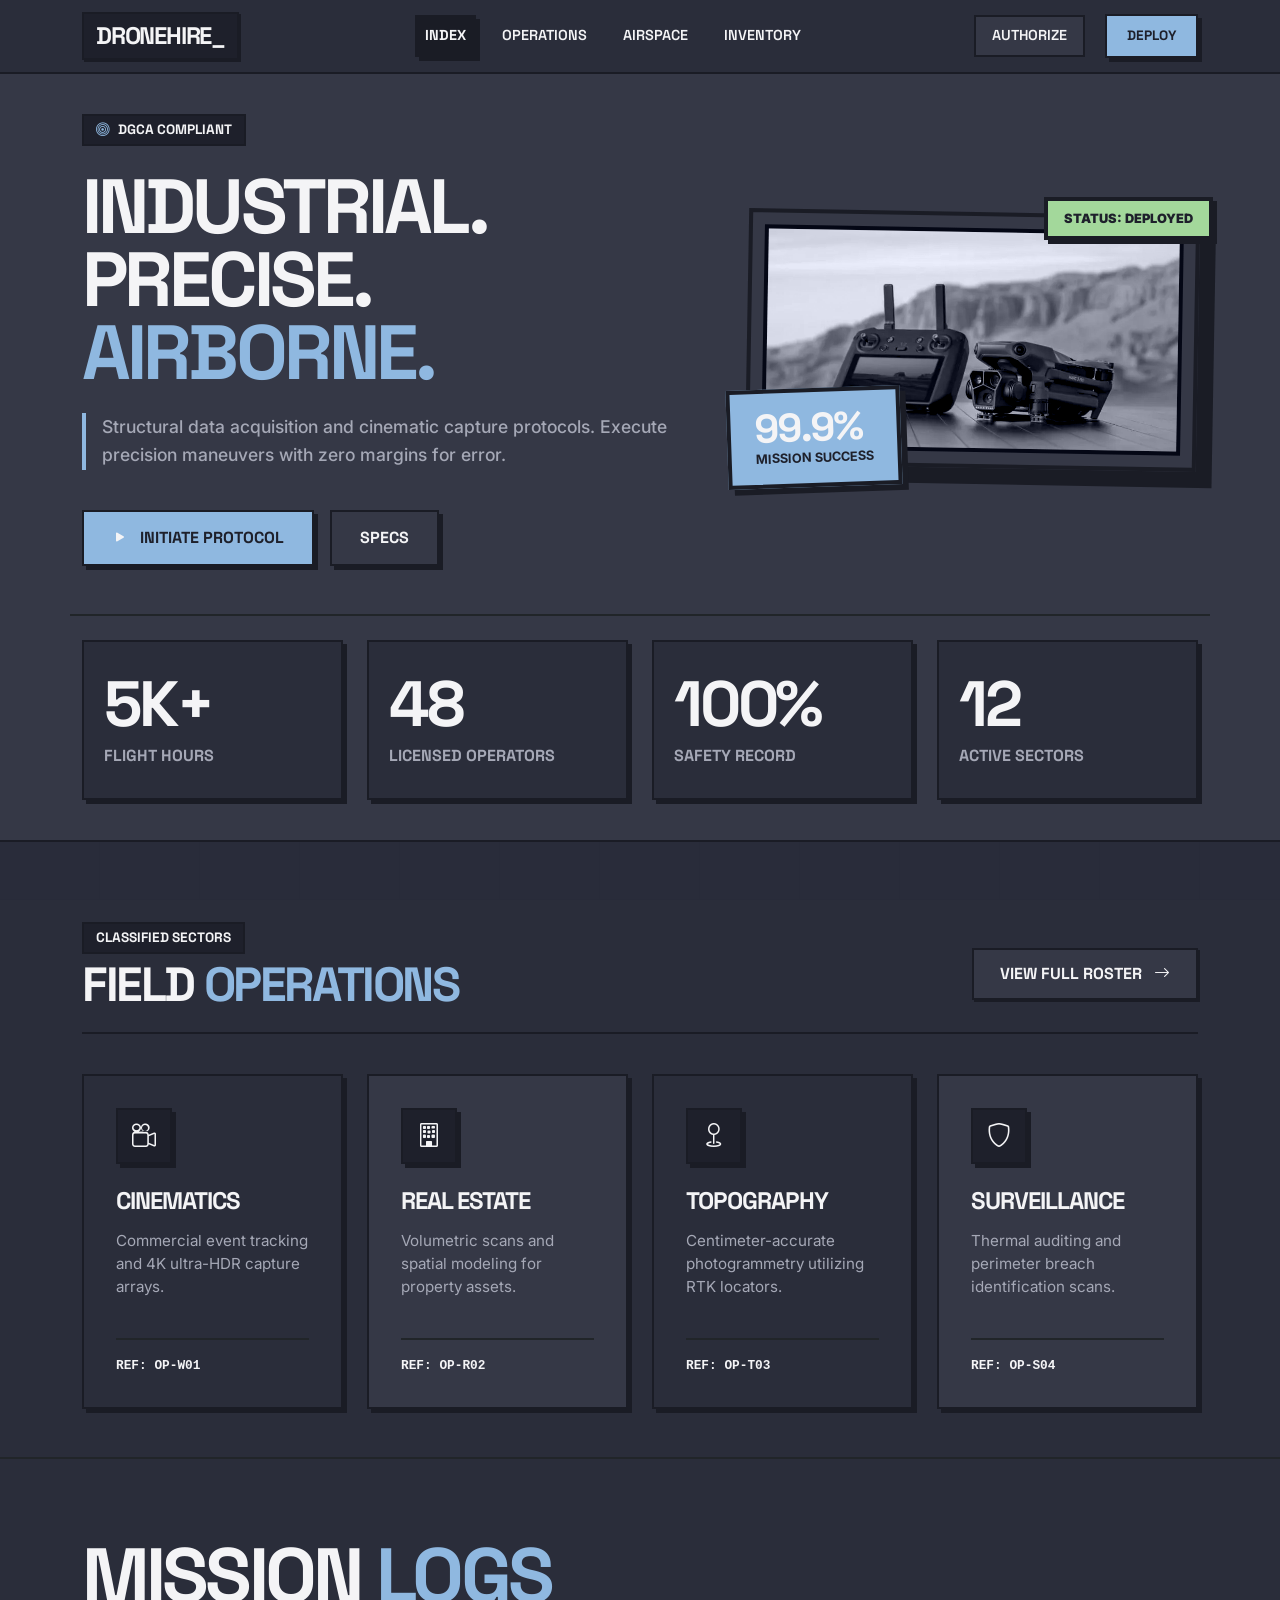
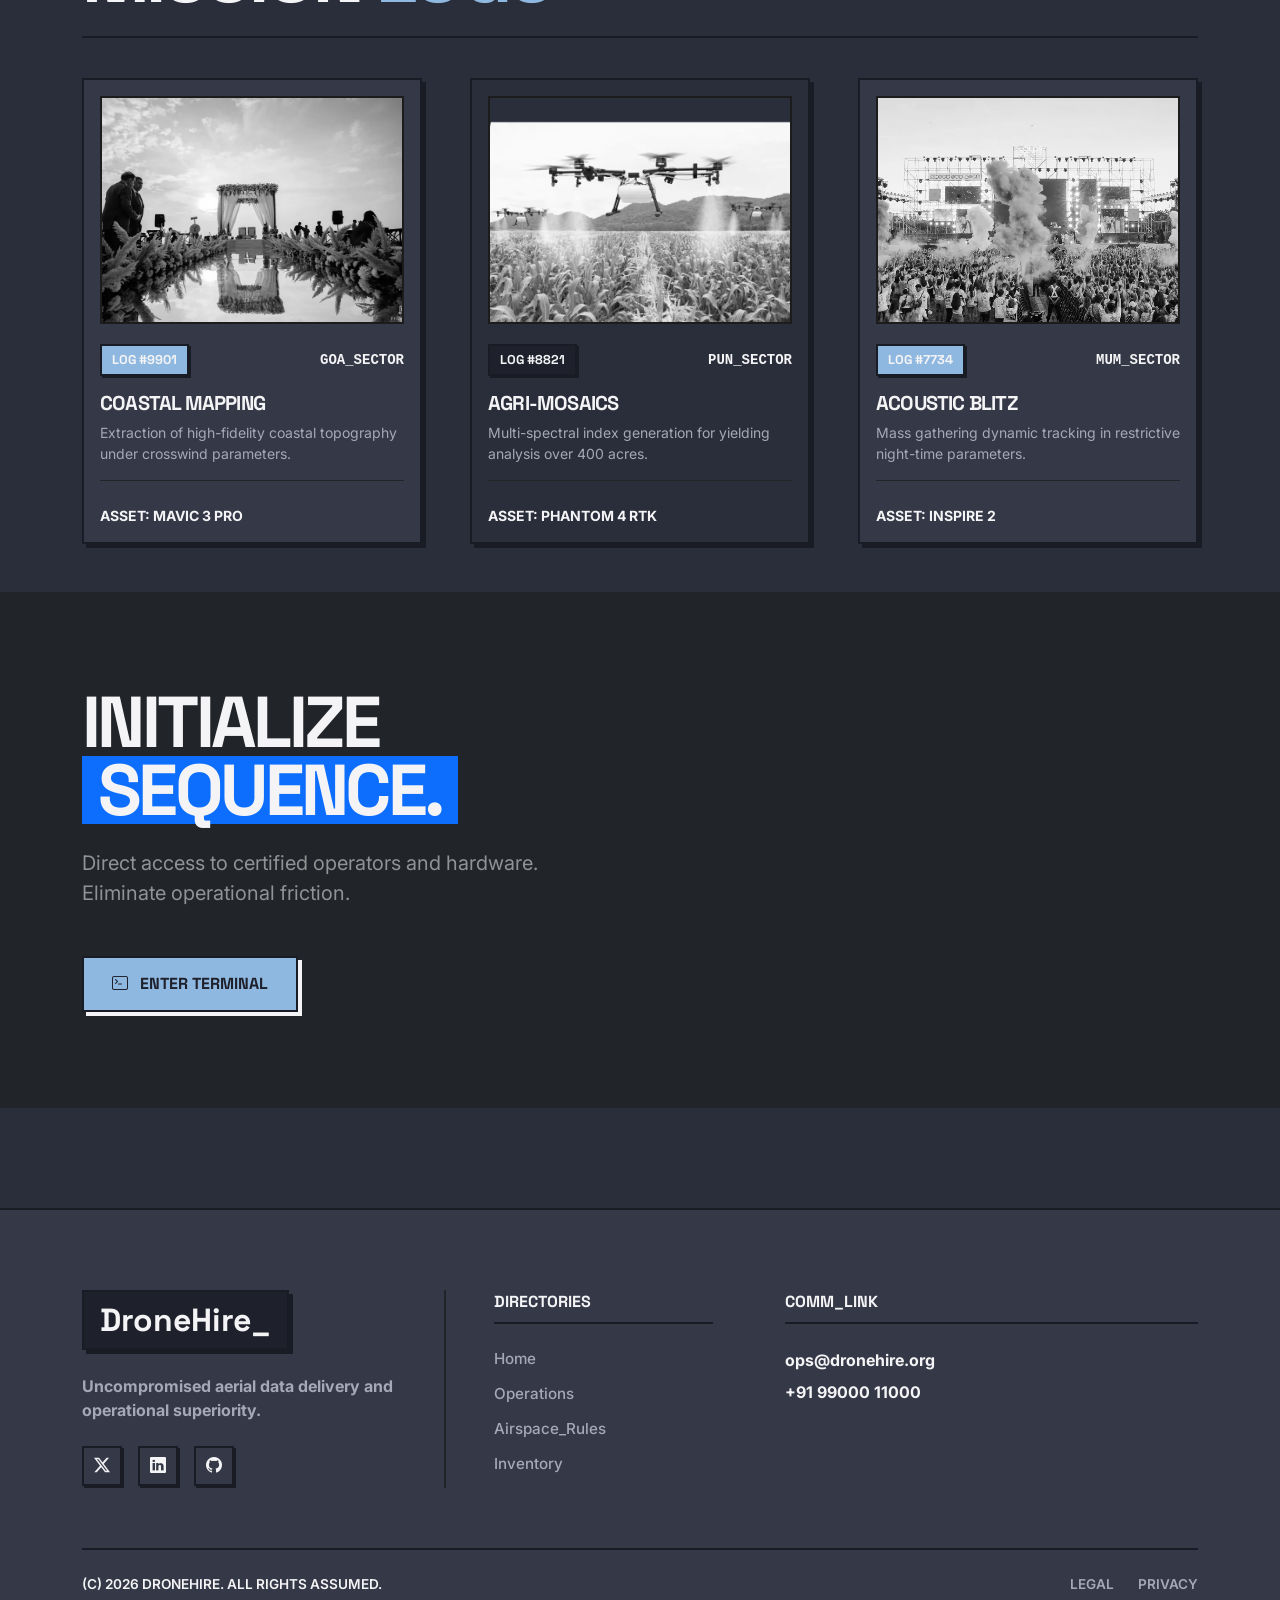
<file: index.html>
<!-- index.html | Home Page | DroneHire Editorial / Structural Edition -->
<!DOCTYPE html>
<html lang="en">
<head>
    <meta charset="UTF-8">
    <meta name="viewport" content="width=device-width, initial-scale=1.0">
    <title>DroneHire – Operations Platform</title>
    <link href="https://cdn.jsdelivr.net/npm/bootstrap@5.3.0/dist/css/bootstrap.min.css" rel="stylesheet">
    <link href="https://cdn.jsdelivr.net/npm/bootstrap-icons@1.11.0/font/bootstrap-icons.css" rel="stylesheet">
    <link rel="stylesheet" href="style.css?v=4">
    <style>
        .portfolio-img {
            height: auto;
            width: 100%;
            aspect-ratio: 4/3;
            object-fit: cover;
            border: 2px solid var(--border-color);
            margin-bottom: 20px;
            filter: grayscale(100%); /* Editorial raw look */
            transition: all 0.2s;
        }
        .card-dark:hover .portfolio-img {
            filter: grayscale(0%);
            box-shadow: var(--shadow-hard);
            transform: translate(-4px, -4px);
        }
    </style>
</head>
<body>

    <!-- NAVBAR -->
    <nav class="navbar navbar-expand-lg">
        <div class="container d-flex align-items-center justify-content-between">
            <a class="navbar-brand" href="index.html">DroneHire_</a>
            <button class="navbar-toggler border-2 border-dark rounded-0" type="button" data-bs-toggle="collapse" data-bs-target="#mainNav">
                <i class="bi bi-list text-dark fs-1"></i>
            </button>
            <div class="collapse navbar-collapse" id="mainNav">
                <ul class="navbar-nav mx-auto gap-2">
                    <li class="nav-item"><a class="nav-link active" href="index.html">Index</a></li>
                    <li class="nav-item"><a class="nav-link" href="services.html">Operations</a></li>
                    <li class="nav-item"><a class="nav-link" href="zones.html">Airspace</a></li>
                    <li class="nav-item"><a class="nav-link" href="equipment.html">Inventory</a></li>
                </ul>
                <div class="d-flex align-items-center gap-3 mt-4 mt-lg-0" id="navAuthArea">
                    <a href="auth.html" class="nav-link" id="loginLink" style="background:var(--bg-card); border:2px solid var(--border-color);">Authorize</a>
                    <a href="services.html" class="btn-primary-custom" style="padding: 10px 20px; font-size: 0.85rem;"> Deploy </a>
                </div>
            </div>
        </div>
    </nav>

    <!-- HERO SECTION (Asymmetrical, Left-aligned) -->
    <section class="page-hero">
        <div class="container">
            <div class="row align-items-center">
                <div class="col-lg-7">
                    <p class="section-label"><i class="bi bi-bullseye text-primary"></i> DGCA COMPLIANT</p>
                    <h1 class="section-title">Industrial.<br>Precise.<br><span>Airborne.</span></h1>
                    <p class="section-subtitle mt-4">Structural data acquisition and cinematic capture protocols. Execute precision maneuvers with zero margins for error.</p>
                    <div class="d-flex flex-wrap gap-3 mt-4">
                        <a href="services.html" class="btn-primary-custom"><i class="bi bi-play-fill text-white"></i> Initiate Protocol</a>
                        <a href="services.html" class="btn-secondary-custom">Specs</a>
                    </div>
                </div>
                <div class="col-lg-5 mt-5 mt-lg-0">
                    <div style="position: relative;">
                        <!-- Brutalist Image Frame -->
                        <div style="background: var(--bg-card); padding: 12px; border: 4px solid var(--border-color); box-shadow: 16px 16px 0px var(--border-color); transform: rotate(1deg); transition: transform 0.2s;">
                            <img src="images/dji-mavic-3-pro.webp" alt="Featured Drone" style="width: 100%; height: auto; border: 4px solid var(--border-color); filter: grayscale(100%) contrast(120%); mix-blend-mode: luminosity;">
                        </div>
                        
                        <!-- Floating Metrics Badge -->
                        <div style="position: absolute; bottom: -20px; left: -20px; background: var(--primary); color: var(--bg-dark); padding: 16px 24px; border: 4px solid var(--border-color); box-shadow: 6px 6px 0px var(--border-color); font-family: var(--font-display); font-weight: 900; z-index: 10; transform: rotate(-2deg);">
                            <h2 style="margin: 0; font-size: 2.5rem; letter-spacing: -2px; line-height: 1;">99.9%</h2>
                            <p style="margin: 0; font-family: var(--font-body); font-weight: 700; font-size: 0.8rem; text-transform: uppercase;">Mission Success</p>
                        </div>
                        
                        <!-- Floating Status Badge -->
                        <div style="position: absolute; top: -15px; right: -15px; background: var(--success); color: var(--bg-dark); padding: 8px 16px; border: 4px solid var(--border-color); box-shadow: 4px 4px 0px var(--border-color); font-family: var(--font-monospace); font-weight: 900; font-size: 0.8rem; z-index: 10;">
                            STATUS: DEPLOYED
                        </div>
                    </div>
                </div>
            </div>
        </div>
        
        <!-- Stats Row directly under hero content -->
        <div class="container mt-5 pt-4 border-top border-2 border-dark">
            <div class="row g-4">
                <div class="col-6 col-lg-3">
                    <div class="stat-card">
                        <div class="stat-number">5K+</div>
                        <div class="stat-label">Flight Hours</div>
                    </div>
                </div>
                <div class="col-6 col-lg-3">
                    <div class="stat-card">
                        <div class="stat-number">48</div>
                        <div class="stat-label">Licensed Operators</div>
                    </div>
                </div>
                <div class="col-6 col-lg-3">
                    <div class="stat-card">
                        <div class="stat-number">100%</div>
                        <div class="stat-label">Safety Record</div>
                    </div>
                </div>
                <div class="col-6 col-lg-3">
                    <div class="stat-card">
                        <div class="stat-number">12</div>
                        <div class="stat-label">Active Sectors</div>
                    </div>
                </div>
            </div>
        </div>
    </section>

    <!-- SERVICES OVERVIEW (Strict Grid) -->
    <section class="py-5 bg-card border-bottom border-2 border-dark" style="padding-top:80px !important;">
        <div class="container">
            <div class="d-flex justify-content-between align-items-end mb-4 flex-wrap gap-3">
                <div>
                    <p class="section-label mb-2">Classified Sectors</p>
                    <h2 class="section-title mb-0" style="font-size: 3rem;">Field <span>Operations</span></h2>
                </div>
                <a href="services.html" class="btn-outline-custom mb-2">View Full Roster <i class="bi bi-arrow-right"></i></a>
            </div>
            <div class="heavy-divider"></div>
            
            <div class="row g-4">
                <div class="col-lg-3 col-md-6">
                    <div class="card-dark h-100 d-flex flex-column" style="background:var(--bg-main);">
                        <div class="icon-container"><i class="bi bi-camera-reels"></i></div>
                        <h4 class="mb-3">Cinematics</h4>
                        <p class="text-muted" style="font-size: 0.95rem; flex-grow: 1;">Commercial event tracking and 4K ultra-HDR capture arrays.</p>
                        <div class="mt-4 pt-3 border-top border-2 border-dark font-monospace fw-bold" style="font-size: 0.8rem;">REF: OP-W01</div>
                    </div>
                </div>
                <div class="col-lg-3 col-md-6">
                    <div class="card-dark h-100 d-flex flex-column">
                        <div class="icon-container"><i class="bi bi-building"></i></div>
                        <h4 class="mb-3">Real Estate</h4>
                        <p class="text-muted" style="font-size: 0.95rem; flex-grow: 1;">Volumetric scans and spatial modeling for property assets.</p>
                        <div class="mt-4 pt-3 border-top border-2 border-dark font-monospace fw-bold" style="font-size: 0.8rem;">REF: OP-R02</div>
                    </div>
                </div>
                <div class="col-lg-3 col-md-6">
                    <div class="card-dark h-100 d-flex flex-column" style="background:var(--bg-main);">
                        <div class="icon-container"><i class="bi bi-geo"></i></div>
                        <h4 class="mb-3">Topography</h4>
                        <p class="text-muted" style="font-size: 0.95rem; flex-grow: 1;">Centimeter-accurate photogrammetry utilizing RTK locators.</p>
                        <div class="mt-4 pt-3 border-top border-2 border-dark font-monospace fw-bold" style="font-size: 0.8rem;">REF: OP-T03</div>
                    </div>
                </div>
                <div class="col-lg-3 col-md-6">
                    <div class="card-dark h-100 d-flex flex-column">
                        <div class="icon-container"><i class="bi bi-shield"></i></div>
                        <h4 class="mb-3">Surveillance</h4>
                        <p class="text-muted" style="font-size: 0.95rem; flex-grow: 1;">Thermal auditing and perimeter breach identification scans.</p>
                        <div class="mt-4 pt-3 border-top border-2 border-dark font-monospace fw-bold" style="font-size: 0.8rem;">REF: OP-S04</div>
                    </div>
                </div>
            </div>
        </div>
    </section>

    <!-- ARCHIVE / PORTFOLIO -->
    <section class="py-5" style="padding-top:80px !important;">
        <div class="container">
            <h2 class="section-title mb-4">Mission <span>Logs</span></h2>
            <div class="heavy-divider"></div>
            
            <div class="row g-5">
                <div class="col-lg-4 col-md-6">
                    <div class="card-dark h-100 p-3">
                        <img src="images/coastal-image-goa.webp" alt="Asset" class="portfolio-img">
                        <div class="d-flex justify-content-between align-items-center mb-3">
                            <span class="badge-custom">Log #9901</span>
                            <span class="font-monospace fw-bold small">GOA_SECTOR</span>
                        </div>
                        <h5 class="mb-2">Coastal Mapping</h5>
                        <p class="text-muted small border-bottom border-dark pb-3">Extraction of high-fidelity coastal topography under crosswind parameters.</p>
                        <span class="fw-bold small d-block pt-2">ASSET: MAVIC 3 PRO</span>
                    </div>
                </div>
                <div class="col-lg-4 col-md-6">
                    <div class="card-dark h-100 p-3 bg-main" style="background:var(--bg-main);">
                        <img src="images/agricultural-survey.webp" alt="Asset" class="portfolio-img">
                        <div class="d-flex justify-content-between align-items-center mb-3">
                            <span class="badge-purple">Log #8821</span>
                            <span class="font-monospace fw-bold small">PUN_SECTOR</span>
                        </div>
                        <h5 class="mb-2">Agri-Mosaics</h5>
                        <p class="text-muted small border-bottom border-dark pb-3">Multi-spectral index generation for yielding analysis over 400 acres.</p>
                        <span class="fw-bold small d-block pt-2">ASSET: PHANTOM 4 RTK</span>
                    </div>
                </div>
                <div class="col-lg-4 col-md-6">
                    <div class="card-dark h-100 p-3">
                        <img src="images/music-festival-mumbai.webp" alt="Asset" class="portfolio-img">
                        <div class="d-flex justify-content-between align-items-center mb-3">
                            <span class="badge-custom">Log #7734</span>
                            <span class="font-monospace fw-bold small">MUM_SECTOR</span>
                        </div>
                        <h5 class="mb-2">Acoustic Blitz</h5>
                        <p class="text-muted small border-bottom border-dark pb-3">Mass gathering dynamic tracking in restrictive night-time parameters.</p>
                        <span class="fw-bold small d-block pt-2">ASSET: INSPIRE 2</span>
                    </div>
                </div>
            </div>
        </div>
    </section>

    <!-- CTA -->
    <section class="py-5 bg-dark">
        <div class="container text-left py-5">
            <h2 class="section-title text-white mb-4" style="font-size: clamp(3rem, 6vw, 4.5rem);">Initialize<br><span class="text-white bg-primary px-3">Sequence.</span></h2>
            <p class="text-white-50 mb-5 fs-5 max-w-50" style="max-width: 500px;">Direct access to certified operators and hardware. Eliminate operational friction.</p>
            <a href="booking.html" class="btn-primary-custom" style="box-shadow: 4px 4px 0px var(--text-main);"><i class="bi bi-terminal"></i> Enter Terminal</a>
        </div>
    </section>

    <!-- FOOTER -->
    <footer>
        <div class="container">
            <div class="row g-5">
                <div class="col-lg-4 border-end border-2 border-dark pe-lg-5">
                    <div class="footer-brand">DroneHire_</div>
                    <p class="text-muted fw-bold">Uncompromised aerial data delivery and operational superiority.</p>
                    <div class="d-flex gap-3 mt-4">
                        <a href="#" class="btn-outline-custom p-2" style="width:40px;height:40px;"><i class="bi bi-twitter-x"></i></a>
                        <a href="#" class="btn-outline-custom p-2" style="width:40px;height:40px;"><i class="bi bi-linkedin"></i></a>
                        <a href="#" class="btn-outline-custom p-2" style="width:40px;height:40px;"><i class="bi bi-github"></i></a>
                    </div>
                </div>
                <div class="col-lg-3 ps-lg-5">
                    <div class="footer-heading">Directories</div>
                    <a class="footer-link" href="index.html">Home</a>
                    <a class="footer-link" href="services.html">Operations</a>
                    <a class="footer-link" href="zones.html">Airspace_Rules</a>
                    <a class="footer-link" href="equipment.html">Inventory</a>
                    <a class="footer-link" id="footerBookingsLink" href="#" style="display:none; color:var(--primary); font-weight:700;">My Bookings</a>
                </div>
                <div class="col-lg-5 ps-lg-5">
                    <div class="footer-heading">Comm_Link</div>
                    <p class="text-main fw-bold mb-2">ops@dronehire.org</p>
                    <p class="text-main fw-bold mb-2">+91 99000 11000</p>
                    
                </div>
            </div>
            <div class="footer-bottom">
                <div>(C) 2026 DRONEHIRE. ALL RIGHTS ASSUMED.</div>
                <div class="mt-3 mt-md-0 d-flex gap-4">
                    <a href="#" class="text-muted">LEGAL</a>
                    <a href="#" class="text-muted">PRIVACY</a>
                </div>
            </div>
        </div>
    </footer>

    <!-- Bootstrap JS Bundle -->
    <script src="https://cdn.jsdelivr.net/npm/bootstrap@5.3.0/dist/js/bootstrap.bundle.min.js"></script>

    <!-- Auth check script for dynamic navbar and dashboard -->
    <script>
        document.addEventListener('DOMContentLoaded', () => {
            const navAuthArea = document.getElementById('navAuthArea');
            const currentUser = JSON.parse(localStorage.getItem('dronehire_current_user'));
            const footerBookingsLink = document.getElementById('footerBookingsLink');
            
            if (currentUser && currentUser.name) {
                // Update footer link visibility
                if(footerBookingsLink) {
                    footerBookingsLink.style.display = 'block';
                    footerBookingsLink.href = 'dashboard.html';
                }

                navAuthArea.innerHTML = `
                    <div class="user-profile-badge dropdown-toggle" data-bs-toggle="dropdown" aria-expanded="false">
                        ${currentUser.name.split(' ')[0].toUpperCase()}
                    </div>
                    <ul class="dropdown-menu dropdown-menu-dark dropdown-menu-end">
                        <li><a class="dropdown-item" href="dashboard.html">Dashboard</a></li>
                        <li><hr class="dropdown-divider"></li>
                        <li><a class="dropdown-item text-danger" href="#" id="logoutBtn">Terminate_Session</a></li>
                    </ul>
                    <a href="booking.html" class="btn-primary-custom ms-2" style="font-size: 0.8rem; padding: 10px 16px;">DEPLOY</a>
                `;

                document.getElementById('logoutBtn').addEventListener('click', (e) => {
                    e.preventDefault();
                    localStorage.removeItem('dronehire_current_user');
                    window.location.reload();
                });
            }
        });
    </script>
</body>
</html>
</file>
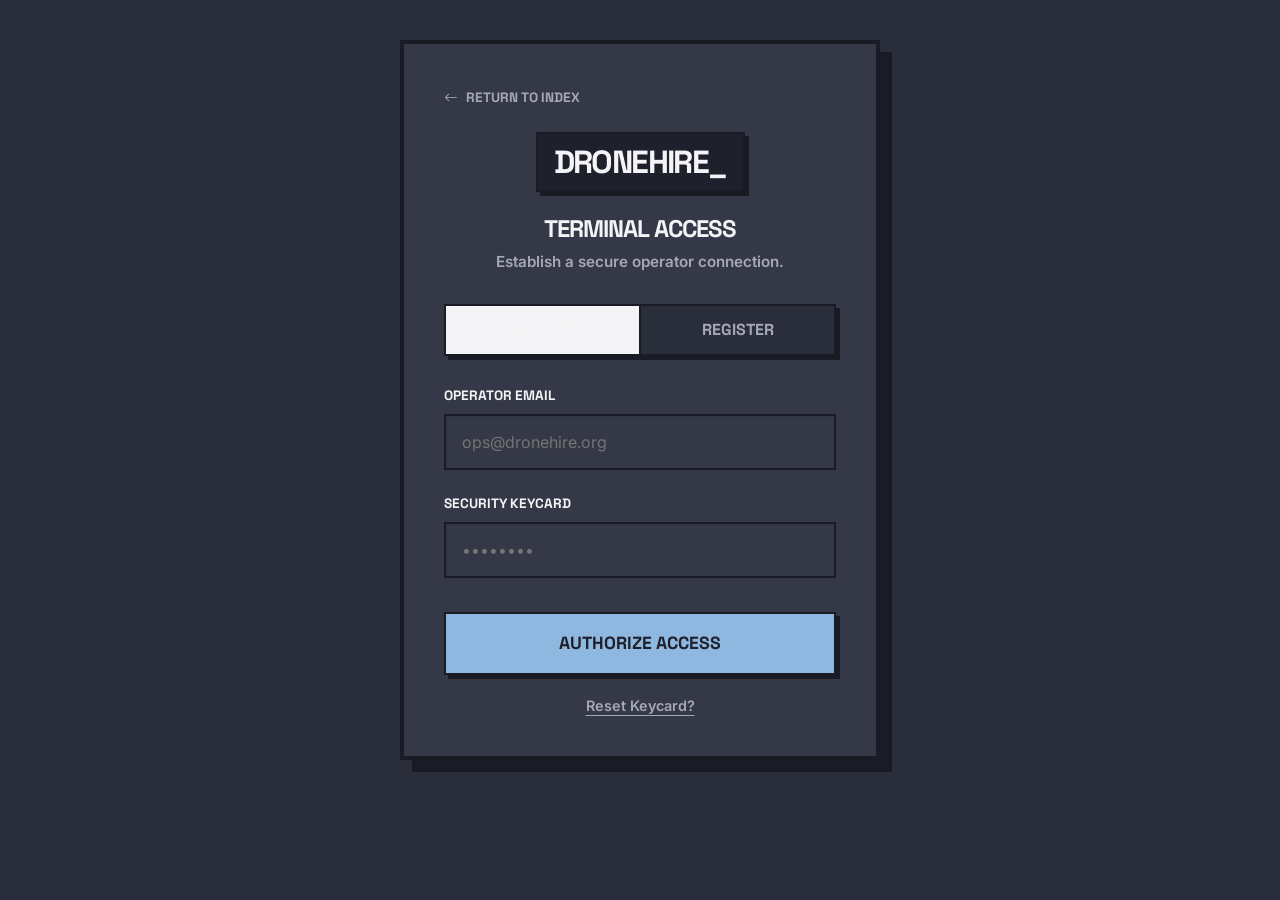
<file: auth.html>
<!-- auth.html | Operator Authorization | DroneHire -->
<!DOCTYPE html>
<html lang="en">
<head>
    <meta charset="UTF-8">
    <meta name="viewport" content="width=device-width, initial-scale=1.0">
    <title>DroneHire – Operator Auth</title>
    <!-- Bootstrap 5 CSS -->
    <link href="https://cdn.jsdelivr.net/npm/bootstrap@5.3.0/dist/css/bootstrap.min.css" rel="stylesheet">
    <!-- Bootstrap Icons -->
    <link href="https://cdn.jsdelivr.net/npm/bootstrap-icons@1.11.0/font/bootstrap-icons.css" rel="stylesheet">
    
    <!-- Custom Style -->
    <link rel="stylesheet" href="style.css">
    <link rel="stylesheet" href="auth.css">
</head>
<body style="background: var(--bg-main);">

    <div class="auth-container">
        
        <div class="auth-box">
            
            <a href="index.html" class="d-inline-flex align-items-center fw-bold text-muted mb-4" style="text-decoration: none; font-size: 0.85rem; font-family:var(--font-display); text-transform:uppercase;">
                <i class="bi bi-arrow-left me-2"></i> Return to Index
            </a>

            <div class="auth-header">
                <div class="auth-logo">DroneHire_</div>
                <h2 class="auth-title">Terminal Access</h2>
                <p class="auth-subtitle">Establish a secure operator connection.</p>
            </div>

            <!-- Custom Tabs -->
            <div class="auth-tabs">
                <div class="auth-tab active" id="tabLogin" onclick="switchAuthTab('login')">Initialize</div>
                <div class="auth-tab" id="tabRegister" onclick="switchAuthTab('register')">Register</div>
            </div>

            <div id="generalError" class="auth-error">
                <i class="bi bi-exclamation-triangle-fill me-2"></i><span id="generalErrorText">Error message</span>
            </div>

            <!-- LOGIN FORM -->
            <form id="loginForm" class="auth-form active">
                <div class="mb-4">
                    <label class="auth-label">Operator Email</label>
                    <input type="email" id="loginEmail" class="auth-input" placeholder="ops@dronehire.org" required>
                </div>
                
                <div class="mb-4">
                    <label class="auth-label">Security Keycard</label>
                    <input type="password" id="loginPassword" class="auth-input" placeholder="••••••••" required>
                </div>

                <button type="submit" class="auth-btn">Authorize Access</button>
                <a href="#" class="form-text-link">Reset Keycard?</a>
            </form>

            <!-- REGISTER FORM -->
            <form id="registerForm" class="auth-form">
                <div class="mb-4">
                    <label class="auth-label">Operator Full Name</label>
                    <input type="text" id="regName" class="auth-input" placeholder="John Doe" required>
                </div>

                <div class="mb-4">
                    <label class="auth-label">Operator Email</label>
                    <input type="email" id="regEmail" class="auth-input" placeholder="ops@dronehire.org" required>
                </div>
                
                <div class="mb-4">
                    <label class="auth-label">Assign Keycard</label>
                    <input type="password" id="regPassword" class="auth-input" placeholder="••••••••" required>
                </div>

                <button type="submit" class="auth-btn" style="background: var(--bg-dark);">Generate Identity</button>
            </form>

        </div>
    </div>

    <!-- Auth Logic -->
    <script src="auth.js"></script>

</body>
</html>
</file>
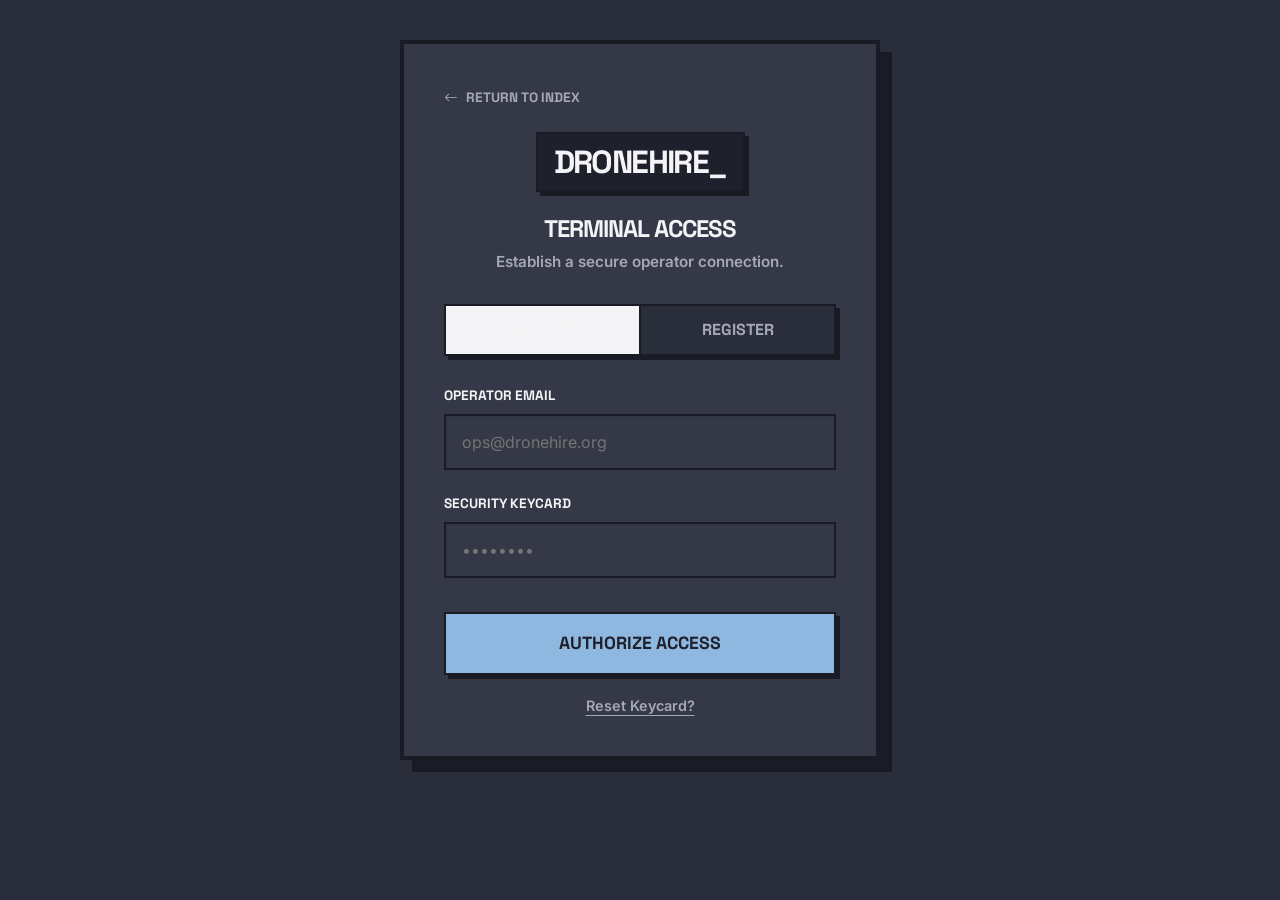
<file: dashboard.html>
<!-- dashboard.html | User Bookings Dashboard | DroneHire -->
<!DOCTYPE html>
<html lang="en">
<head>
    <meta charset="UTF-8">
    <meta name="viewport" content="width=device-width, initial-scale=1.0">
    <title>DroneHire – Operator Dashboard</title>
    <!-- Bootstrap 5 CSS -->
    <link href="https://cdn.jsdelivr.net/npm/bootstrap@5.3.0/dist/css/bootstrap.min.css" rel="stylesheet">
    <!-- Bootstrap Icons -->
    <link href="https://cdn.jsdelivr.net/npm/bootstrap-icons@1.11.0/font/bootstrap-icons.css" rel="stylesheet">
    
    <!-- Custom Style -->
    <link rel="stylesheet" href="style.css?v=2">
    <link rel="stylesheet" href="dashboard.css?v=2">
</head>
<body style="background: var(--bg-main);">

    <!-- NAVBAR -->
    <nav class="navbar navbar-expand-lg">
        <div class="container d-flex align-items-center justify-content-between">
            <a class="navbar-brand" href="index.html">DroneHire_</a>
            <button class="navbar-toggler border-2 border-dark rounded-0" type="button" data-bs-toggle="collapse" data-bs-target="#mainNav">
                <i class="bi bi-list text-dark fs-1"></i>
            </button>
            <div class="collapse navbar-collapse" id="mainNav">
                <ul class="navbar-nav mx-auto gap-2">
                    <li class="nav-item"><a class="nav-link" href="index.html">Index</a></li>
                    <li class="nav-item"><a class="nav-link" href="services.html">Operations</a></li>
                    <li class="nav-item"><a class="nav-link" href="zones.html">Airspace</a></li>
                    <li class="nav-item"><a class="nav-link" href="equipment.html">Inventory</a></li>
                </ul>
                <div class="d-flex align-items-center gap-3 mt-4 mt-lg-0" id="navAuthArea">
                    <!-- Auth injected by JS -->
                </div>
            </div>
        </div>
    </nav>

    <!-- DASHBOARD CONTAINER -->
    <div class="container dashboard-layout gap-4">
        
        <!-- SIDEBAR -->
        <aside class="col-lg-3">
            <div class="sidebar">
                <div class="user-avatar" id="userInitial">?</div>
                <h4 class="sidebar-name" id="userNameDisplay">Operator</h4>
                <div class="sidebar-email" id="userEmailDisplay">loading...</div>

                <div class="sidebar-nav">
                    <a href="dashboard.html" class="sidebar-link active"><i class="bi bi-hdd-network"></i> Mission Logs</a>
                    <a href="booking.html" class="sidebar-link"><i class="bi bi-plus-square"></i> New Deployment</a>
                    <a href="#" class="sidebar-link text-danger mt-4" id="sidebarLogoutBtn"><i class="bi bi-power"></i> Terminate Session</a>
                </div>
            </div>
        </aside>

        <!-- MAIN DATA PANEL -->
        <main class="col-lg-9">
            <div class="dashboard-content">
                <div class="d-flex justify-content-between align-items-center mb-4 pb-3 border-bottom border-2 border-dark">
                    <h2 class="font-display fw-bold text-uppercase mb-0">Mission <span class="text-primary">Manifests</span></h2>
                    <span class="badge-custom bg-dark text-white" id="totalBookingsCounter">0 Records</span>
                </div>
                
                <p class="text-muted fw-bold mb-4">Historical record of all operations authorized under the current credential node.</p>

                <!-- Data Table -->
                <div class="table-responsive" id="tableContainer" style="display: none;">
                    <table class="table table-dark-custom align-middle">
                        <thead>
                            <tr>
                                <th>REF ID</th>
                                <th>Deployment Date</th>
                                <th>Service Area</th>
                                <th>Hardware</th>
                                <th>Status</th>
                            </tr>
                        </thead>
                        <tbody id="bookingsTableBody">
                            <!-- JS Generated Rows -->
                        </tbody>
                    </table>
                </div>

                <!-- Empty State -->
                <div class="empty-state" id="emptyState" style="display: none;">
                    <i class="bi bi-inbox"></i>
                    <h3 class="font-display fw-bold text-uppercase">No Active Logs</h3>
                    <p class="text-muted fw-bold mb-4">You have not initialized any drone deployments yet.</p>
                    <a href="booking.html" class="btn-primary-custom">Initialize New Deployment</a>
                </div>

            </div>
        </main>

    </div>

    <!-- FOOTER -->
    <footer>
        <div class="container">
            <div class="row g-5">
                <div class="col-lg-4 border-end border-2 border-dark pe-lg-5">
                    <div class="footer-brand">DroneHire_</div>
                    <p class="text-muted fw-bold">Uncompromised aerial data delivery and operational superiority.</p>
                    <div class="d-flex gap-3 mt-4">
                        <a href="#" class="btn-outline-custom p-2" style="width:40px;height:40px;"><i class="bi bi-twitter-x"></i></a>
                        <a href="#" class="btn-outline-custom p-2" style="width:40px;height:40px;"><i class="bi bi-linkedin"></i></a>
                        <a href="#" class="btn-outline-custom p-2" style="width:40px;height:40px;"><i class="bi bi-github"></i></a>
                    </div>
                </div>
                <div class="col-lg-3 ps-lg-5">
                    <div class="footer-heading">Directories</div>
                    <a class="footer-link" href="index.html">Home</a>
                    <a class="footer-link" href="services.html">Operations</a>
                    <a class="footer-link" href="zones.html">Airspace_Rules</a>
                    <a class="footer-link" href="equipment.html">Inventory</a>
                    <a class="footer-link" href="dashboard.html" style="color:var(--primary); font-weight:700;">My Bookings</a>
                </div>
                <!-- Comm link block omitted for brevity, keeping structure simple in dashboard -->
            </div>
            <div class="footer-bottom">
                <div>(C) 2026 DRONEHIRE. ALL RIGHTS ASSUMED.</div>
            </div>
        </div>
    </footer>

    <!-- Bootstrap JS Bundle -->
    <script src="https://cdn.jsdelivr.net/npm/bootstrap@5.3.0/dist/js/bootstrap.bundle.min.js"></script>
    <script src="dashboard.js"></script>

</body>
</html>
</file>
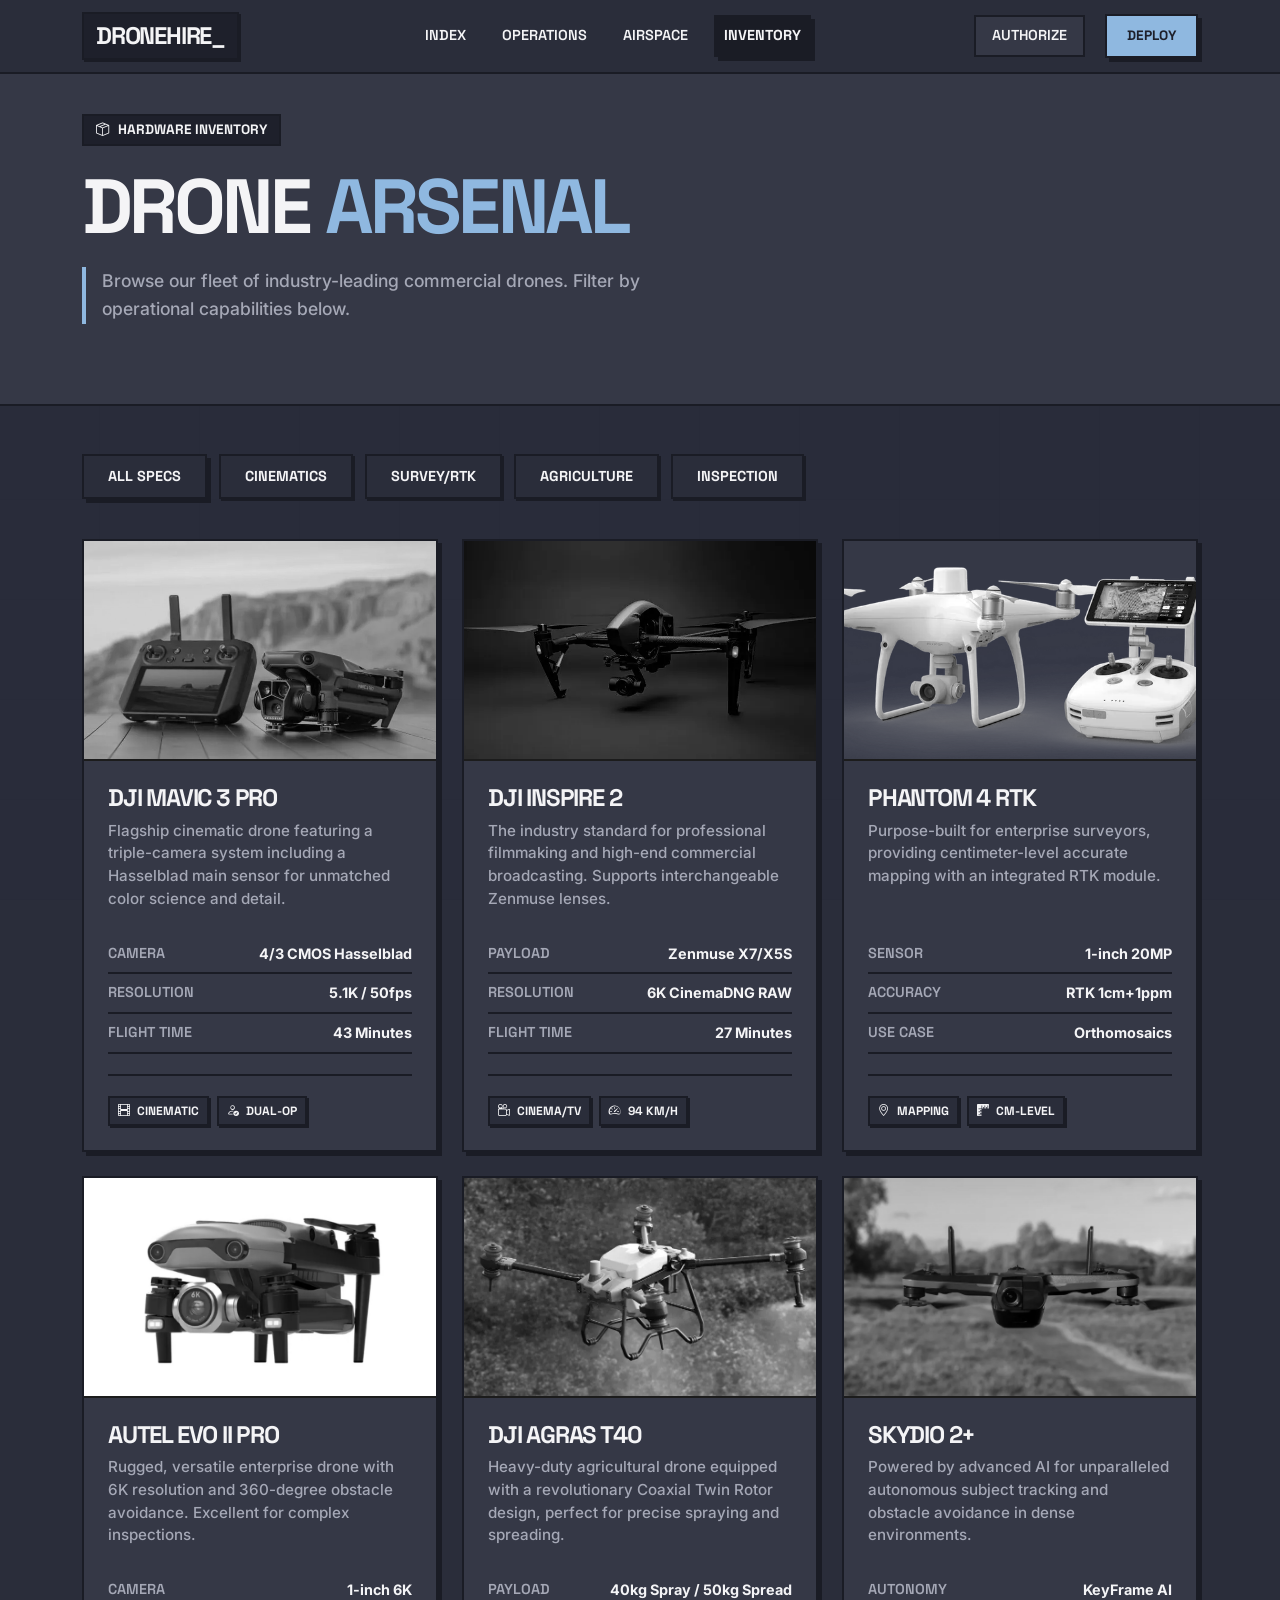
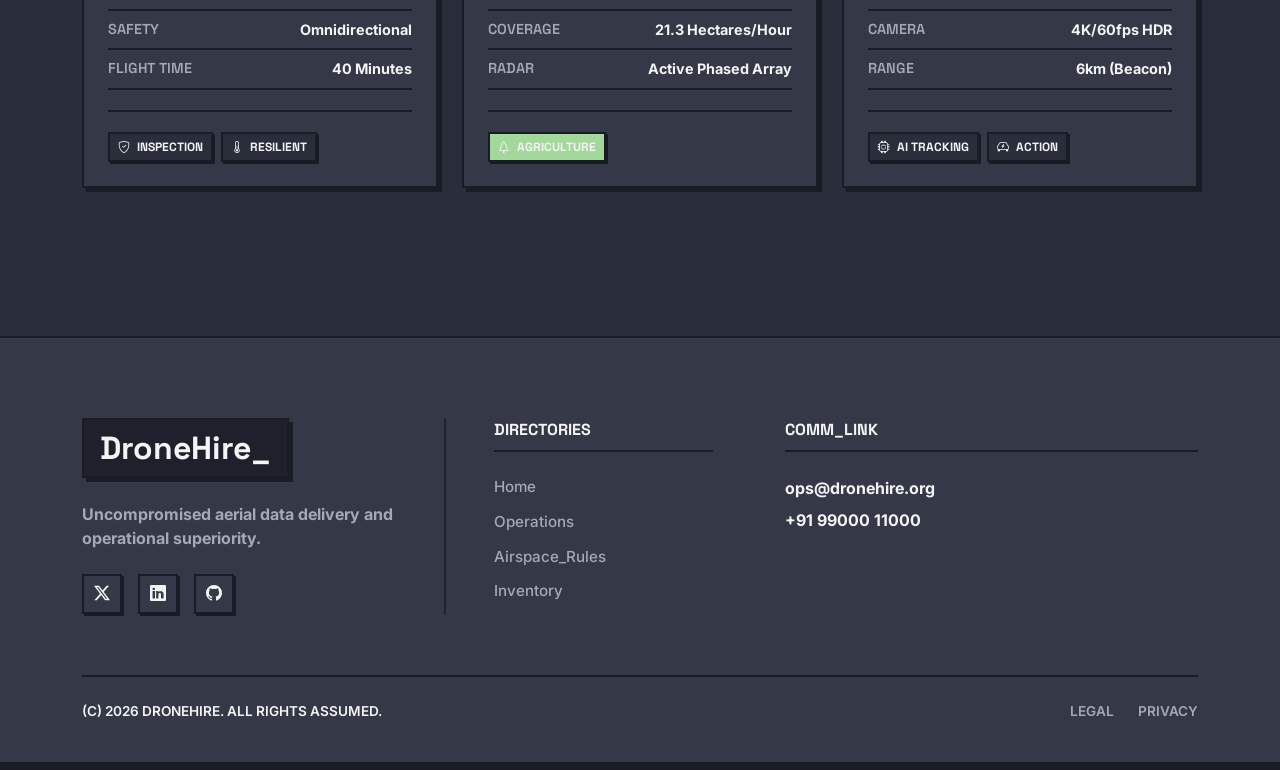
<file: equipment.html>
<!-- equipment.html | Equipment Page | DroneHire Neo-Brutalist -->
<!DOCTYPE html>
<html lang="en">
<head>
    <meta charset="UTF-8">
    <meta name="viewport" content="width=device-width, initial-scale=1.0">
    <title>DroneHire – Hardware Inventory</title>
    <!-- Bootstrap 5 CSS -->
    <link href="https://cdn.jsdelivr.net/npm/bootstrap@5.3.0/dist/css/bootstrap.min.css" rel="stylesheet">
    <!-- Bootstrap Icons -->
    <link href="https://cdn.jsdelivr.net/npm/bootstrap-icons@1.11.0/font/bootstrap-icons.css" rel="stylesheet">
    <!-- Custom Style -->
    <link rel="stylesheet" href="style.css">
    <link rel="stylesheet" href="equipment.css">
</head>
<body>

    <!-- NAVBAR -->
    <nav class="navbar navbar-expand-lg">
        <div class="container d-flex align-items-center justify-content-between">
            <a class="navbar-brand" href="index.html">DroneHire_</a>
            <button class="navbar-toggler border-2 border-dark rounded-0" type="button" data-bs-toggle="collapse" data-bs-target="#mainNav">
                <i class="bi bi-list text-dark fs-1"></i>
            </button>
            <div class="collapse navbar-collapse" id="mainNav">
                <ul class="navbar-nav mx-auto gap-2">
                    <li class="nav-item"><a class="nav-link" href="index.html">Index</a></li>
                    <li class="nav-item"><a class="nav-link" href="services.html">Operations</a></li>
                    <li class="nav-item"><a class="nav-link" href="zones.html">Airspace</a></li>
                    <li class="nav-item"><a class="nav-link active" href="equipment.html">Inventory</a></li>
                </ul>
                <div class="d-flex align-items-center gap-3 mt-4 mt-lg-0" id="navAuthArea">
                    <a href="auth.html" class="nav-link" id="loginLink" style="background:var(--bg-card); border:2px solid var(--border-color);">Authorize</a>
                    <a href="booking.html" class="btn-primary-custom" style="padding: 10px 20px; font-size: 0.85rem;">Deploy</a>
                </div>
            </div>
        </div>
    </nav>

    <!-- PAGE HERO -->
    <section class="page-hero">
        <div class="container">
            <p class="section-label"><i class="bi bi-box-seam"></i> HARDWARE INVENTORY</p>
            <h1 class="section-title">Drone <span>Arsenal</span></h1>
            <p class="section-subtitle mt-4">Browse our fleet of industry-leading commercial drones. Filter by operational capabilities below.</p>
        </div>
    </section>

    <!-- EQUIPMENT CATALOG -->
    <section class="py-5">
        <div class="container">
            
            <!-- Filters -->
            <div class="filter-tabs">
                <button class="tab-btn active" data-filter="all">All Specs</button>
                <button class="tab-btn" data-filter="cinema">Cinematics</button>
                <button class="tab-btn" data-filter="survey">Survey/RTK</button>
                <button class="tab-btn" data-filter="agriculture">Agriculture</button>
                <button class="tab-btn" data-filter="inspection">Inspection</button>
            </div>

            <!-- Drones Grid -->
            <div class="row g-4" id="equipmentGrid">
                
                <!-- Drone 1 -->
                <div class="col-lg-4 col-md-6 drone-item" data-category="cinema">
                    <div class="card-dark equipment-card h-100">
                        <img src="images/dji-mavic-3-pro.webp" alt="DJI Mavic 3 Pro" class="drone-img" onerror="this.src='https://via.placeholder.com/400x300/e4e4e7/09090b?text=MAVIC+3+PRO'">
                        <div class="drone-info">
                            <h3 class="drone-name">DJI Mavic 3 Pro</h3>
                            <p class="drone-desc">Flagship cinematic drone featuring a triple-camera system including a Hasselblad main sensor for unmatched color science and detail.</p>
                            
                            <div class="spec-row">
                                <span class="spec-label">Camera</span>
                                <span class="spec-value">4/3 CMOS Hasselblad</span>
                            </div>
                            <div class="spec-row">
                                <span class="spec-label">Resolution</span>
                                <span class="spec-value">5.1K / 50fps</span>
                            </div>
                            <div class="spec-row">
                                <span class="spec-label">Flight Time</span>
                                <span class="spec-value">43 Minutes</span>
                            </div>

                            <div class="cert-badges">
                                <span class="cert-badge"><i class="bi bi-film me-1"></i> Cinematic</span>
                                <span class="cert-badge" style="color:var(--text-main);"><i class="bi bi-person-check me-1"></i> Dual-Op</span>
                            </div>
                        </div>
                    </div>
                </div>

                <!-- Drone 2 -->
                <div class="col-lg-4 col-md-6 drone-item" data-category="cinema inspection">
                    <div class="card-dark equipment-card h-100">
                        <img src="images/dji-inspire-2.webp" alt="DJI Inspire 2" class="drone-img" onerror="this.src='https://via.placeholder.com/400x300/e4e4e7/09090b?text=INSPIRE+2'">
                        <div class="drone-info">
                            <h3 class="drone-name">DJI Inspire 2</h3>
                            <p class="drone-desc">The industry standard for professional filmmaking and high-end commercial broadcasting. Supports interchangeable Zenmuse lenses.</p>
                            
                            <div class="spec-row">
                                <span class="spec-label">Payload</span>
                                <span class="spec-value">Zenmuse X7/X5S</span>
                            </div>
                            <div class="spec-row">
                                <span class="spec-label">Resolution</span>
                                <span class="spec-value">6K CinemaDNG RAW</span>
                            </div>
                            <div class="spec-row">
                                <span class="spec-label">Flight Time</span>
                                <span class="spec-value">27 Minutes</span>
                            </div>

                            <div class="cert-badges">
                                <span class="cert-badge"><i class="bi bi-camera-reels me-1"></i> Cinema/TV</span>
                                <span class="cert-badge" style="color:var(--text-main);"><i class="bi bi-speedometer2 me-1"></i> 94 km/h</span>
                            </div>
                        </div>
                    </div>
                </div>

                <!-- Drone 3 -->
                <div class="col-lg-4 col-md-6 drone-item" data-category="survey inspection">
                    <div class="card-dark equipment-card h-100">
                        <img src="images/dji-phantom-4-rtk.webp" alt="Phantom 4 RTK" class="drone-img" onerror="this.src='https://via.placeholder.com/400x300/e4e4e7/09090b?text=PHANTOM+4+RTK'">
                        <div class="drone-info">
                            <h3 class="drone-name">Phantom 4 RTK</h3>
                            <p class="drone-desc">Purpose-built for enterprise surveyors, providing centimeter-level accurate mapping with an integrated RTK module.</p>
                            
                            <div class="spec-row">
                                <span class="spec-label">Sensor</span>
                                <span class="spec-value">1-inch 20MP</span>
                            </div>
                            <div class="spec-row">
                                <span class="spec-label">Accuracy</span>
                                <span class="spec-value">RTK 1cm+1ppm</span>
                            </div>
                            <div class="spec-row">
                                <span class="spec-label">Use Case</span>
                                <span class="spec-value">Orthomosaics</span>
                            </div>

                            <div class="cert-badges">
                                <span class="cert-badge"><i class="bi bi-geo-alt me-1"></i> Mapping</span>
                                <span class="cert-badge" style="color:var(--text-main);"><i class="bi bi-rulers me-1"></i> CM-Level</span>
                            </div>
                        </div>
                    </div>
                </div>

                <!-- Drone 4 -->
                <div class="col-lg-4 col-md-6 drone-item" data-category="survey inspection">
                    <div class="card-dark equipment-card h-100">
                        <img src="images/Autel EVO II Pro.webp" alt="Autel EVO II Pro" class="drone-img" onerror="this.src='https://via.placeholder.com/400x300/e4e4e7/09090b?text=EVO+II+PRO'">
                        <div class="drone-info">
                            <h3 class="drone-name">Autel EVO II Pro</h3>
                            <p class="drone-desc">Rugged, versatile enterprise drone with 6K resolution and 360-degree obstacle avoidance. Excellent for complex inspections.</p>
                            
                            <div class="spec-row">
                                <span class="spec-label">Camera</span>
                                <span class="spec-value">1-inch 6K</span>
                            </div>
                            <div class="spec-row">
                                <span class="spec-label">Safety</span>
                                <span class="spec-value">Omnidirectional</span>
                            </div>
                            <div class="spec-row">
                                <span class="spec-label">Flight Time</span>
                                <span class="spec-value">40 Minutes</span>
                            </div>

                            <div class="cert-badges">
                                <span class="cert-badge"><i class="bi bi-shield-check me-1"></i> Inspection</span>
                                <span class="cert-badge" style="color:var(--text-main);"><i class="bi bi-thermometer-half me-1"></i> Resilient</span>
                            </div>
                        </div>
                    </div>
                </div>

                <!-- Drone 5 -->
                <div class="col-lg-4 col-md-6 drone-item" data-category="agriculture">
                    <div class="card-dark equipment-card h-100">
                        <img src="images/DJI Agras T40.webp" alt="DJI Agras T40" class="drone-img" onerror="this.src='https://via.placeholder.com/400x300/e4e4e7/09090b?text=AGRAS+T40'">
                        <div class="drone-info">
                            <h3 class="drone-name">DJI Agras T40</h3>
                            <p class="drone-desc">Heavy-duty agricultural drone equipped with a revolutionary Coaxial Twin Rotor design, perfect for precise spraying and spreading.</p>
                            
                            <div class="spec-row">
                                <span class="spec-label">Payload</span>
                                <span class="spec-value">40kg Spray / 50kg Spread</span>
                            </div>
                            <div class="spec-row">
                                <span class="spec-label">Coverage</span>
                                <span class="spec-value">21.3 Hectares/Hour</span>
                            </div>
                            <div class="spec-row">
                                <span class="spec-label">Radar</span>
                                <span class="spec-value">Active Phased Array</span>
                            </div>

                            <div class="cert-badges">
                                <span class="cert-badge" style="background:var(--success); color:var(--text-main); border-color:var(--border-color);"><i class="bi bi-tree me-1"></i> Agriculture</span>
                            </div>
                        </div>
                    </div>
                </div>

                <!-- Drone 6 -->
                <div class="col-lg-4 col-md-6 drone-item" data-category="inspection cinema">
                    <div class="card-dark equipment-card h-100">
                        <img src="images/Skydio 2+.webp" alt="Skydio 2+" class="drone-img" onerror="this.src='https://via.placeholder.com/400x300/e4e4e7/09090b?text=SKYDIO+2+'">
                        <div class="drone-info">
                            <h3 class="drone-name">Skydio 2+</h3>
                            <p class="drone-desc">Powered by advanced AI for unparalleled autonomous subject tracking and obstacle avoidance in dense environments.</p>
                            
                            <div class="spec-row">
                                <span class="spec-label">Autonomy</span>
                                <span class="spec-value">KeyFrame AI</span>
                            </div>
                            <div class="spec-row">
                                <span class="spec-label">Camera</span>
                                <span class="spec-value">4K/60fps HDR</span>
                            </div>
                            <div class="spec-row">
                                <span class="spec-label">Range</span>
                                <span class="spec-value">6km (Beacon)</span>
                            </div>

                            <div class="cert-badges">
                                <span class="cert-badge"><i class="bi bi-cpu me-1"></i> AI Tracking</span>
                                <span class="cert-badge" style="color:var(--text-main);"><i class="bi bi-ev-front me-1"></i> Action</span>
                            </div>
                        </div>
                    </div>
                </div>

            </div>
        </div>
    </section>

    <!-- FOOTER -->
    <footer>
        <div class="container">
            <div class="row g-5">
                <div class="col-lg-4 border-end border-2 border-dark pe-lg-5">
                    <div class="footer-brand">DroneHire_</div>
                    <p class="text-muted fw-bold">Uncompromised aerial data delivery and operational superiority.</p>
                    <div class="d-flex gap-3 mt-4">
                        <a href="#" class="btn-outline-custom p-2" style="width:40px;height:40px;"><i class="bi bi-twitter-x"></i></a>
                        <a href="#" class="btn-outline-custom p-2" style="width:40px;height:40px;"><i class="bi bi-linkedin"></i></a>
                        <a href="#" class="btn-outline-custom p-2" style="width:40px;height:40px;"><i class="bi bi-github"></i></a>
                    </div>
                </div>
                <div class="col-lg-3 ps-lg-5">
                    <div class="footer-heading">Directories</div>
                    <a class="footer-link" href="index.html">Home</a>
                    <a class="footer-link" href="services.html">Operations</a>
                    <a class="footer-link" href="zones.html">Airspace_Rules</a>
                    <a class="footer-link" href="equipment.html">Inventory</a>
                    <a class="footer-link" id="footerBookingsLink" href="#" style="display:none; color:var(--primary); font-weight:700;">My Bookings</a>
                </div>
                <div class="col-lg-5 ps-lg-5">
                    <div class="footer-heading">Comm_Link</div>
                    <p class="text-main fw-bold mb-2">ops@dronehire.org</p>
                    <p class="text-main fw-bold mb-2">+91 99000 11000</p>
                    
                </div>
            </div>
            <div class="footer-bottom">
                <div>(C) 2026 DRONEHIRE. ALL RIGHTS ASSUMED.</div>
                <div class="mt-3 mt-md-0 d-flex gap-4">
                    <a href="#" class="text-muted">LEGAL</a>
                    <a href="#" class="text-muted">PRIVACY</a>
                </div>
            </div>
        </div>
    </footer>

    <!-- Bootstrap JS Bundle -->
    <script src="https://cdn.jsdelivr.net/npm/bootstrap@5.3.0/dist/js/bootstrap.bundle.min.js"></script>
    <script src="equipment.js"></script>

    <!-- Auth check script -->
    <script>
        document.addEventListener('DOMContentLoaded', () => {
             const navAuthArea = document.getElementById('navAuthArea');
            const currentUser = JSON.parse(localStorage.getItem('dronehire_current_user'));
            const footerBookingsLink = document.getElementById('footerBookingsLink');
            
            if (currentUser && currentUser.name) {
                // Update footer link visibility
                if(footerBookingsLink) {
                    footerBookingsLink.style.display = 'block';
                    footerBookingsLink.href = 'dashboard.html';
                }

                navAuthArea.innerHTML = `
                    <div class="user-profile-badge dropdown-toggle" data-bs-toggle="dropdown" aria-expanded="false">
                        ${currentUser.name.split(' ')[0].toUpperCase()}
                    </div>
                    <ul class="dropdown-menu dropdown-menu-dark dropdown-menu-end">
                        <li><a class="dropdown-item" href="dashboard.html">Dashboard</a></li>
                        <li><hr class="dropdown-divider"></li>
                        <li><a class="dropdown-item text-danger" href="#" id="logoutBtn">Terminate_Session</a></li>
                    </ul>
                    <a href="booking.html" class="btn-primary-custom ms-2" style="font-size: 0.8rem; padding: 10px 16px;">DEPLOY</a>
                `;

                document.getElementById('logoutBtn').addEventListener('click', (e) => {
                    e.preventDefault();
                    localStorage.removeItem('dronehire_current_user');
                    window.location.reload();
                });
            }
        });
    </script>
</body>
</html>
</file>
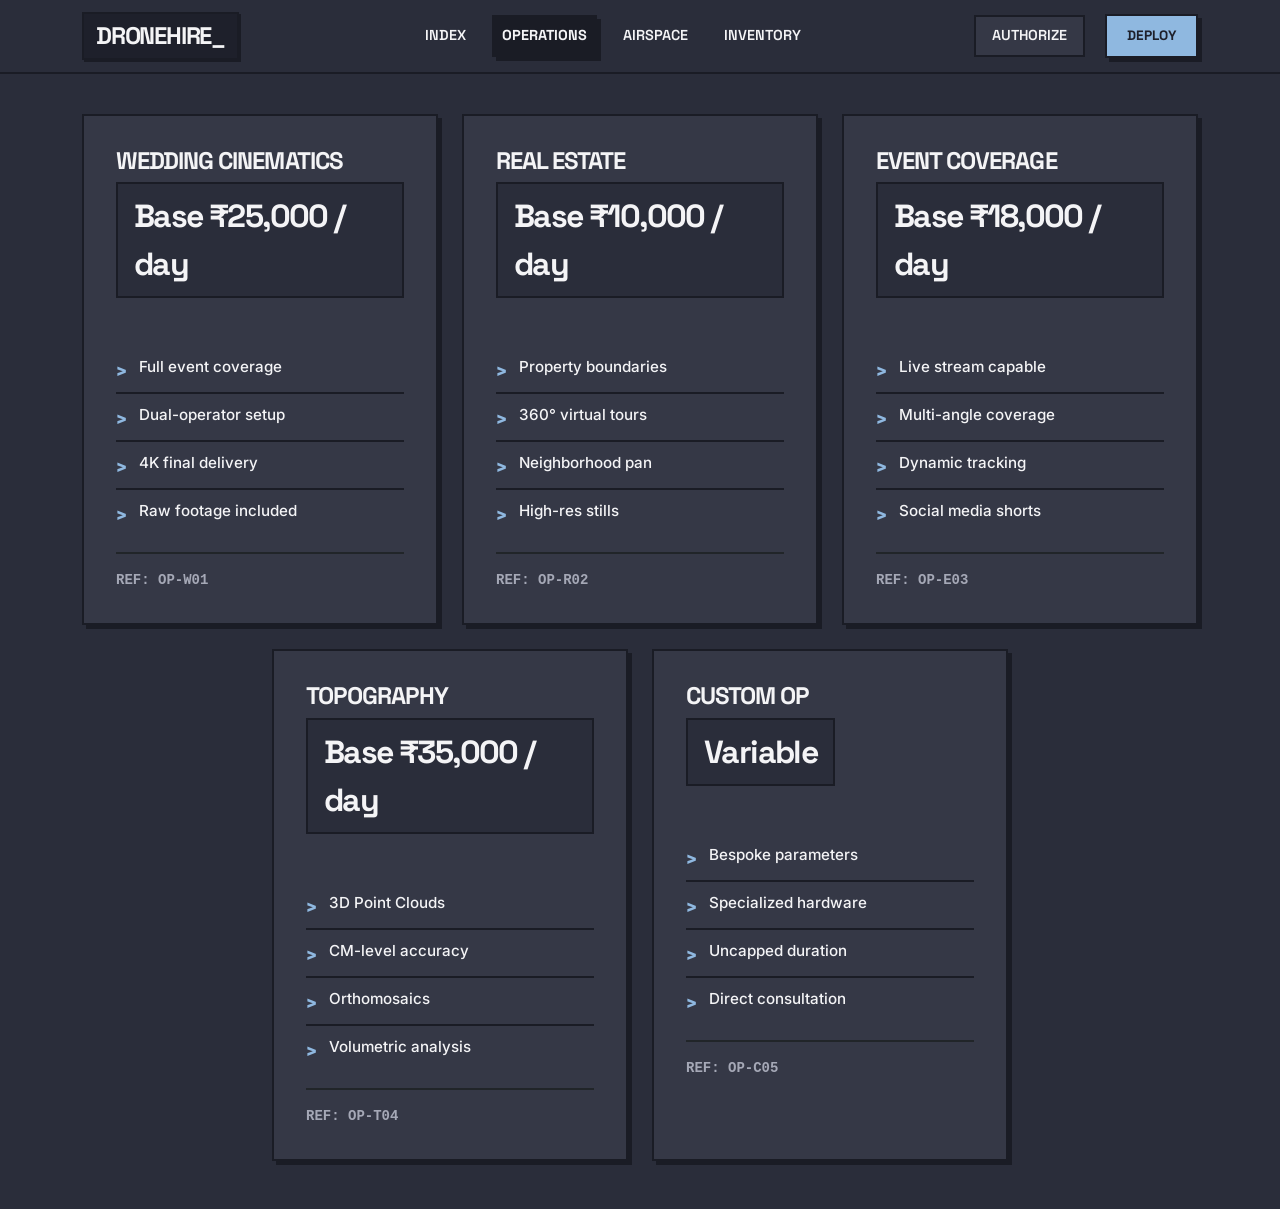
<file: services.html>
<!-- services.html | Services Page | DroneHire Neo-Brutalist -->
<!DOCTYPE html>
<html lang="en">
<head>
    <meta charset="UTF-8">
    <meta name="viewport" content="width=device-width, initial-scale=1.0">
    <title>DroneHire – Operations Menu</title>
    <!-- Bootstrap 5 CSS -->
    <link href="https://cdn.jsdelivr.net/npm/bootstrap@5.3.0/dist/css/bootstrap.min.css" rel="stylesheet">
    <!-- Bootstrap Icons -->
    <link href="https://cdn.jsdelivr.net/npm/bootstrap-icons@1.11.0/font/bootstrap-icons.css" rel="stylesheet">
    <!-- Custom Style -->
    <link rel="stylesheet" href="style.css">
    <link rel="stylesheet" href="services.css">
</head>
<body>

    <!-- NAVBAR -->
    <nav class="navbar navbar-expand-lg">
        <div class="container d-flex align-items-center justify-content-between">
            <a class="navbar-brand" href="index.html">DroneHire_</a>
            <button class="navbar-toggler border-2 border-dark rounded-0" type="button" data-bs-toggle="collapse" data-bs-target="#mainNav">
                <i class="bi bi-list text-dark fs-1"></i>
            </button>
            <div class="collapse navbar-collapse" id="mainNav">
                <ul class="navbar-nav mx-auto gap-2">
                    <li class="nav-item"><a class="nav-link" href="index.html">Index</a></li>
                    <li class="nav-item"><a class="nav-link active" href="services.html">Operations</a></li>
                    <li class="nav-item"><a class="nav-link" href="zones.html">Airspace</a></li>
                    <li class="nav-item"><a class="nav-link" href="equipment.html">Inventory</a></li>
                </ul>
                <div class="d-flex align-items-center gap-3 mt-4 mt-lg-0" id="navAuthArea">
                    <a href="auth.html" class="nav-link" id="loginLink" style="background:var(--bg-card); border:2px solid var(--border-color);">Authorize</a>
                    <a href="booking.html" class="btn-primary-custom" style="padding: 10px 20px; font-size: 0.85rem;">Deploy</a>
                </div>
            </div>
        </div>
    </nav>

    <!-- SERVICES CARDS -->
    <section class="py-5" style="background: var(--bg-main); padding-top: 40px !important;">
        <div class="container">
            <div class="row g-4 justify-content-center">
                
                <!-- Wedding -->
                <div class="col-lg-4 col-md-6">
                    <div class="card-dark service-card h-100" data-service="Wedding Cinematography">
                        <i class="bi bi-check-lg check-icon"></i>
                        <h4 class="mb-2">Wedding Cinematics</h4>
                        <div class="price-tag mb-4">Base ₹25,000 / day</div>
                        <ul class="feature-list list-unstyled">
                            <li>Full event coverage</li>
                            <li>Dual-operator setup</li>
                            <li>4K final delivery</li>
                            <li>Raw footage included</li>
                        </ul>
                        <div class="mt-auto pt-3 border-top border-2 border-dark font-monospace fw-bold small text-muted">REF: OP-W01</div>
                    </div>
                </div>

                <!-- Real Estate -->
                <div class="col-lg-4 col-md-6">
                    <div class="card-dark service-card h-100" data-service="Real Estate Photography">
                        <i class="bi bi-check-lg check-icon"></i>
                        <h4 class="mb-2">Real Estate</h4>
                        <div class="price-tag mb-4">Base ₹10,000 / day</div>
                        <ul class="feature-list list-unstyled">
                            <li>Property boundaries</li>
                            <li>360° virtual tours</li>
                            <li>Neighborhood pan</li>
                            <li>High-res stills</li>
                        </ul>
                        <div class="mt-auto pt-3 border-top border-2 border-dark font-monospace fw-bold small text-muted">REF: OP-R02</div>
                    </div>
                </div>

                <!-- Event -->
                <div class="col-lg-4 col-md-6">
                    <div class="card-dark service-card h-100" data-service="Event Coverage">
                        <i class="bi bi-check-lg check-icon"></i>
                        <h4 class="mb-2">Event Coverage</h4>
                        <div class="price-tag mb-4">Base ₹18,000 / day</div>
                        <ul class="feature-list list-unstyled">
                            <li>Live stream capable</li>
                            <li>Multi-angle coverage</li>
                            <li>Dynamic tracking</li>
                            <li>Social media shorts</li>
                        </ul>
                        <div class="mt-auto pt-3 border-top border-2 border-dark font-monospace fw-bold small text-muted">REF: OP-E03</div>
                    </div>
                </div>

                <!-- Surveying -->
                <div class="col-lg-4 col-md-6">
                    <div class="card-dark service-card h-100" data-service="Land Surveying">
                        <i class="bi bi-check-lg check-icon"></i>
                        <h4 class="mb-2">Topography</h4>
                        <div class="price-tag mb-4">Base ₹35,000 / day</div>
                        <ul class="feature-list list-unstyled">
                            <li>3D Point Clouds</li>
                            <li>CM-level accuracy</li>
                            <li>Orthomosaics</li>
                            <li>Volumetric analysis</li>
                        </ul>
                        <div class="mt-auto pt-3 border-top border-2 border-dark font-monospace fw-bold small text-muted">REF: OP-T04</div>
                    </div>
                </div>

                <!-- Custom -->
                <div class="col-lg-4 col-md-6">
                    <div class="card-dark service-card h-100" data-service="Custom Drone Operation">
                        <i class="bi bi-check-lg check-icon"></i>
                        <h4 class="mb-2">Custom Op</h4>
                        <div class="price-tag mb-4">Variable</div>
                        <ul class="feature-list list-unstyled">
                            <li>Bespoke parameters</li>
                            <li>Specialized hardware</li>
                            <li>Uncapped duration</li>
                            <li>Direct consultation</li>
                        </ul>
                        <div class="mt-auto pt-3 border-top border-2 border-dark font-monospace fw-bold small text-muted">REF: OP-C05</div>
                    </div>
                </div>

            </div>
        </div>
    </section>

    <!-- SELECTION STATUS BAR -->
    <div id="selectionStatus" class="container" style="display: none; padding-bottom: 40px;">
        <div style="background: var(--border-color); padding: 24px; color: var(--text-main); display: inline-block; width: 100%; box-shadow: var(--shadow-hard);">
            <p class="text-white-50 mb-1 fw-bold font-monospace" style="font-size: 0.9rem;">> CURRENT SELECTION:</p>
            <h3 id="selectedServiceName" class="mb-4 text-white" style="font-weight: 700; text-transform:uppercase;">N/A</h3>
            <a href="booking.html" class="btn-primary-custom" style="border-color:var(--text-main);">PROCEED TO DEPLOYMENT</a>
        </div>
    </div>


    <!-- Bootstrap JS Bundle -->
    <script src="https://cdn.jsdelivr.net/npm/bootstrap@5.3.0/dist/js/bootstrap.bundle.min.js"></script>
    <script src="services.js?v=2"></script>

    <!-- Auth check script -->
    <script>
        document.addEventListener('DOMContentLoaded', () => {
            const navAuthArea = document.getElementById('navAuthArea');
            const currentUser = JSON.parse(localStorage.getItem('dronehire_current_user'));
            
            if (currentUser && currentUser.name) {
                navAuthArea.innerHTML = `
                   <div class="user-profile-badge dropdown-toggle" data-bs-toggle="dropdown" aria-expanded="false">
                        ${currentUser.name.split(' ')[0].toUpperCase()}
                    </div>
                    <ul class="dropdown-menu dropdown-menu-dark dropdown-menu-end">
                        <li><a class="dropdown-item" href="dashboard.html">Dashboard</a></li>
                        <li><hr class="dropdown-divider"></li>
                        <li><a class="dropdown-item text-danger" href="#" id="logoutBtn">Terminate_Session</a></li>
                    </ul>
                    <a href="booking.html" class="btn-primary-custom ms-2" style="font-size: 0.8rem; padding: 10px 16px;">DEPLOY</a>
                `;

                document.getElementById('logoutBtn').addEventListener('click', (e) => {
                    e.preventDefault();
                    localStorage.removeItem('dronehire_current_user');
                    window.location.reload();
                });
            }
        });
    </script>
</body>
</html>
</file>
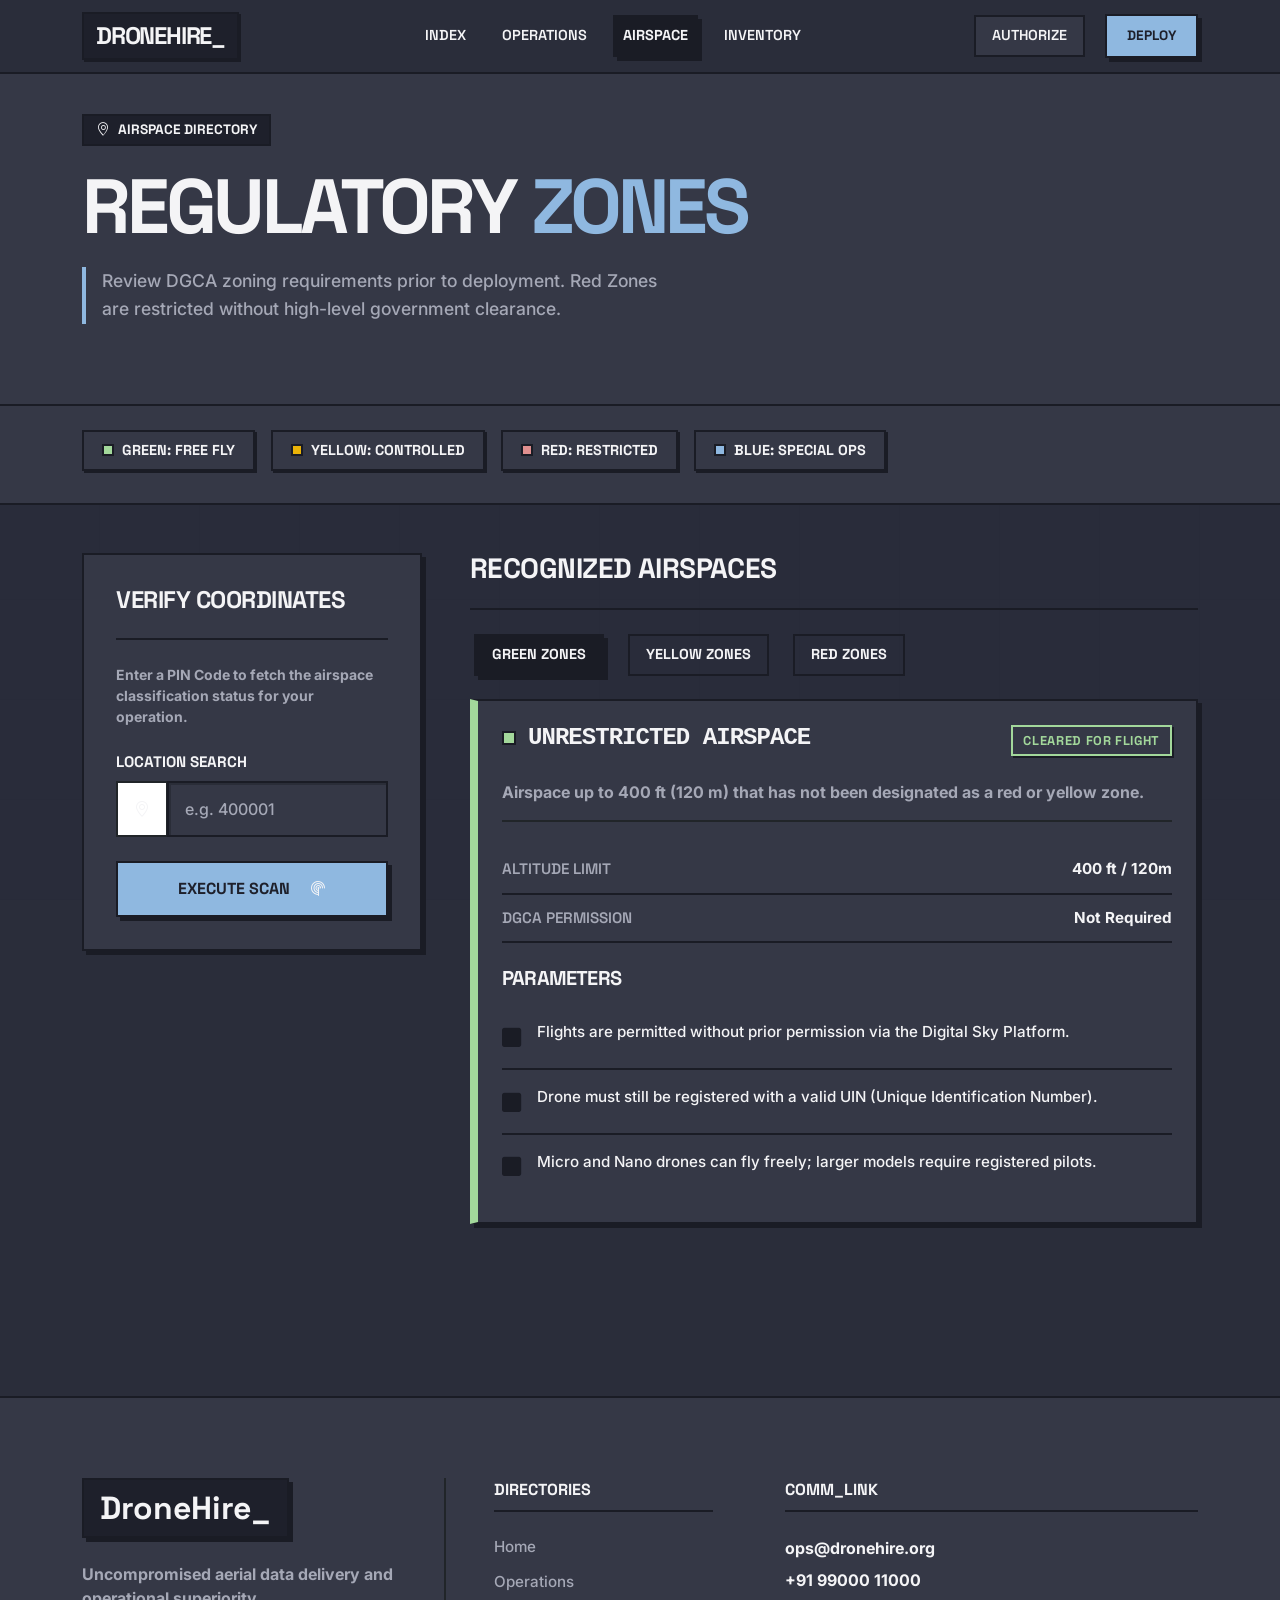
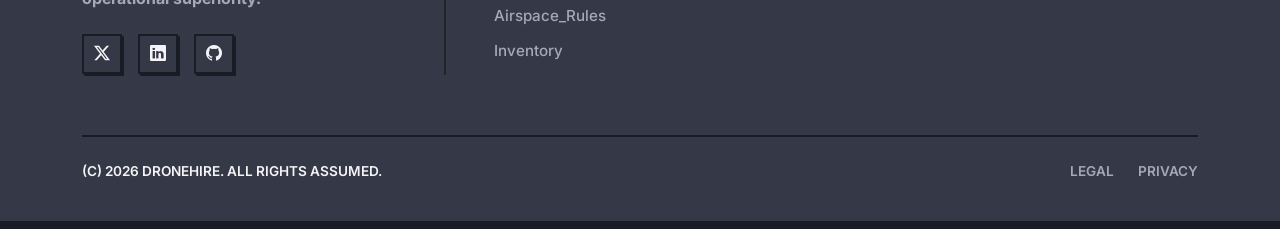
<file: zones.html>
<!-- zones.html | Zones Page | DroneHire Neo-Brutalist -->
<!DOCTYPE html>
<html lang="en">
<head>
    <meta charset="UTF-8">
    <meta name="viewport" content="width=device-width, initial-scale=1.0">
    <title>DroneHire – Airspace Regulations</title>
    <!-- Bootstrap 5 CSS -->
    <link href="https://cdn.jsdelivr.net/npm/bootstrap@5.3.0/dist/css/bootstrap.min.css" rel="stylesheet">
    <!-- Bootstrap Icons -->
    <link href="https://cdn.jsdelivr.net/npm/bootstrap-icons@1.11.0/font/bootstrap-icons.css" rel="stylesheet">
    <!-- Custom Style -->
    <link rel="stylesheet" href="style.css">
    <link rel="stylesheet" href="zones.css">
</head>
<body>

    <!-- NAVBAR -->
    <nav class="navbar navbar-expand-lg">
        <div class="container d-flex align-items-center justify-content-between">
            <a class="navbar-brand" href="index.html">DroneHire_</a>
            <button class="navbar-toggler border-2 border-dark rounded-0" type="button" data-bs-toggle="collapse" data-bs-target="#mainNav">
                <i class="bi bi-list text-dark fs-1"></i>
            </button>
            <div class="collapse navbar-collapse" id="mainNav">
                <ul class="navbar-nav mx-auto gap-2">
                    <li class="nav-item"><a class="nav-link" href="index.html">Index</a></li>
                    <li class="nav-item"><a class="nav-link" href="services.html">Operations</a></li>
                    <li class="nav-item"><a class="nav-link active" href="zones.html">Airspace</a></li>
                    <li class="nav-item"><a class="nav-link" href="equipment.html">Inventory</a></li>
                </ul>
                <div class="d-flex align-items-center gap-3 mt-4 mt-lg-0" id="navAuthArea">
                    <a href="auth.html" class="nav-link" id="loginLink" style="background:var(--bg-card); border:2px solid var(--border-color);">Authorize</a>
                    <a href="booking.html" class="btn-primary-custom" style="padding: 10px 20px; font-size: 0.85rem;">Deploy</a>
                </div>
            </div>
        </div>
    </nav>

    <!-- PAGE HERO -->
    <section class="page-hero">
        <div class="container">
            <p class="section-label"><i class="bi bi-geo-alt"></i> AIRSPACE DIRECTORY</p>
            <h1 class="section-title">Regulatory <span>Zones</span></h1>
            <p class="section-subtitle mt-4">Review DGCA zoning requirements prior to deployment. Red Zones are restricted without high-level government clearance.</p>
        </div>
    </section>

    <!-- ZONE MAP LEGEND -->
    <div style="background: var(--bg-card); border-bottom: 2px solid var(--border-color); padding: 24px 0;">
        <div class="container">
            <div class="d-flex flex-wrap gap-2">
                <div class="legend-item">
                    <span class="legend-dot" style="background: var(--success);"></span> Green: Free Fly
                </div>
                <div class="legend-item">
                    <span class="legend-dot" style="background: #EAB308;"></span> Yellow: Controlled
                </div>
                <div class="legend-item">
                    <span class="legend-dot" style="background: var(--danger);"></span> Red: Restricted
                </div>
                <div class="legend-item">
                    <span class="legend-dot" style="background: var(--primary);"></span> Blue: Special Ops
                </div>
            </div>
        </div>
    </div>

    <!-- MAIN CONTENT -->
    <section class="py-5">
        <div class="container">
            <div class="row g-5">
                
                <!-- Zone Verification Form -->
                <div class="col-lg-4">
                    <div class="card-dark" style="position: sticky; top: 100px;">
                        <h4 class="mb-4 text-uppercase font-display fw-bold" style="letter-spacing:-0.02em;">Verify Coordinates</h4>
                        <div class="heavy-divider mb-4" style="margin-bottom: 20px;"></div>
                        <p class="text-muted mb-4 small fw-bold">Enter a PIN Code to fetch the airspace classification status for your operation.</p>
                        
                        <div class="mb-4">
                            <label class="form-label-custom">Location Search</label>
                            <div class="input-group">
                                <span class="input-group-text bg-white border-2 border-dark rounded-0 px-3"><i class="bi bi-geo-alt"></i></span>
                                <input type="text" id="pincodeInput" class="form-control form-control-custom" placeholder="e.g. 400001">
                            </div>
                        </div>
                        <button id="verifyZoneBtn" class="btn-primary-custom w-100">EXECUTE SCAN <i class="bi bi-radar ms-2"></i></button>

                        <!-- Dynamic Result Area -->
                        <div id="zoneResult">
                            <div class="d-flex align-items-center mb-3">
                                <div id="resultIndicator" class="zone-indicator"></div>
                                <h3 id="resultStatus" class="mb-0 fw-bold font-monospace" style="letter-spacing:-0.05em;">Checking...</h3>
                            </div>
                            <p id="resultMsg" class="text-muted mb-0 small fw-bold">Awaiting input.</p>
                        </div>
                    </div>
                </div>

                <!-- Live Zonal Database List -->
                <div class="col-lg-8">
                    <h3 class="mb-4 text-uppercase font-display fw-bold" style="letter-spacing:-0.02em;">Recognized Airspaces</h3>
                    <div class="heavy-divider mb-4" style="margin-bottom: 20px;"></div>
                    
                    <ul class="nav nav-tabs border-0 mb-4 d-flex gap-3" id="zoneTabs" role="tablist">
                        <li class="nav-item" role="presentation">
                            <button class="nav-link active text-uppercase fw-bold rounded-0" id="green-tab" data-bs-toggle="tab" data-bs-target="#green" type="button" role="tab" style="border:2px solid var(--border-color);">Green Zones</button>
                        </li>
                        <li class="nav-item" role="presentation">
                            <button class="nav-link text-uppercase fw-bold rounded-0" id="yellow-tab" data-bs-toggle="tab" data-bs-target="#yellow" type="button" role="tab" style="border:2px solid var(--border-color);">Yellow Zones</button>
                        </li>
                        <li class="nav-item" role="presentation">
                            <button class="nav-link text-uppercase fw-bold rounded-0" id="red-tab" data-bs-toggle="tab" data-bs-target="#red" type="button" role="tab" style="border:2px solid var(--border-color);">Red Zones</button>
                        </li>
                    </ul>

                    <div class="tab-content" id="zoneTabsContent">
                        
                        <!-- GREEN ZONES -->
                        <div class="tab-pane fade show active" id="green" role="tabpanel">
                            <div class="zone-card zone-green mb-4">
                                <div class="d-flex justify-content-between align-items-start mb-4">
                                    <div class="d-flex align-items-center">
                                        <div class="zone-indicator"></div>
                                        <h4 class="mb-0 text-uppercase fw-bold font-monospace">Unrestricted Airspace</h4>
                                    </div>
                                    <span class="zone-badge zone-badge-green">CLEARED FOR FLIGHT</span>
                                </div>
                                <p class="text-muted fw-bold mb-4 border-bottom border-2 border-dark pb-3">Airspace up to 400 ft (120 m) that has not been designated as a red or yellow zone.</p>
                                
                                <div class="zone-info-row">
                                    <span class="zone-info-label">Altitude Limit</span>
                                    <span class="zone-info-value">400 ft / 120m</span>
                                </div>
                                <div class="zone-info-row">
                                    <span class="zone-info-label">DGCA Permission</span>
                                    <span class="zone-info-value">Not Required</span>
                                </div>
                                
                                <h5 class="mt-4 mb-3 font-display text-uppercase fw-bold">Parameters</h5>
                                <div class="regulation-item"><i class="bi bi-square-fill"></i> Flights are permitted without prior permission via the Digital Sky Platform.</div>
                                <div class="regulation-item"><i class="bi bi-square-fill"></i> Drone must still be registered with a valid UIN (Unique Identification Number).</div>
                                <div class="regulation-item"><i class="bi bi-square-fill"></i> Micro and Nano drones can fly freely; larger models require registered pilots.</div>
                            </div>
                        </div>

                        <!-- YELLOW ZONES -->
                        <div class="tab-pane fade" id="yellow" role="tabpanel">
                            <div class="zone-card zone-yellow mb-4">
                                <div class="d-flex justify-content-between align-items-start mb-4">
                                    <div class="d-flex align-items-center">
                                        <div class="zone-indicator"></div>
                                        <h4 class="mb-0 text-uppercase fw-bold font-monospace">Controlled Airspace</h4>
                                    </div>
                                    <span class="zone-badge zone-badge-yellow">ATC CLEARANCE REQ</span>
                                </div>
                                <p class="text-muted fw-bold mb-4 border-bottom border-2 border-dark pb-3">Controlled airspace requiring explicit prior permission from Air Traffic Control authorization entities.</p>
                                
                                <div class="zone-info-row">
                                    <span class="zone-info-label">Altitude Limit</span>
                                    <span class="zone-info-value">Varies (Usually 200ft)</span>
                                </div>
                                <div class="zone-info-row">
                                    <span class="zone-info-label">ATC Permission</span>
                                    <span class="zone-info-value text-danger">MANDATORY</span>
                                </div>
                                
                                <h5 class="mt-4 mb-3 font-display text-uppercase fw-bold">Parameters</h5>
                                <div class="regulation-item"><i class="bi bi-square-fill"></i> Covers areas usually extending from 5km to 8km to 12km from the perimeter of operational airports.</div>
                                <div class="regulation-item"><i class="bi bi-square-fill"></i> Approval must be routed through the AAI (Airports Authority of India) and local ATC units.</div>
                                <div class="regulation-item"><i class="bi bi-square-fill"></i> A valid Flight Plan detailing time, vector, and altitude is mandatory.</div>
                            </div>
                        </div>

                        <!-- RED ZONES -->
                        <div class="tab-pane fade" id="red" role="tabpanel">
                            <div class="zone-card zone-red mb-4">
                                <div class="d-flex justify-content-between align-items-start mb-4">
                                    <div class="d-flex align-items-center">
                                        <div class="zone-indicator"></div>
                                        <h4 class="mb-0 text-uppercase fw-bold font-monospace">Restricted Airspace</h4>
                                    </div>
                                    <span class="zone-badge zone-badge-red">NO FLY ZONE</span>
                                </div>
                                <p class="text-muted fw-bold mb-4 border-bottom border-2 border-dark pb-3">Strictly prohibited airspace covering vital installations, military bases, and international borders.</p>
                                
                                <div class="zone-info-row">
                                    <span class="zone-info-label">Standard Status</span>
                                    <span class="zone-info-value text-danger">GROUNDED</span>
                                </div>
                                <div class="zone-info-row">
                                    <span class="zone-info-label">Clearance Entity</span>
                                    <span class="zone-info-value">Central Govt. / MoD</span>
                                </div>
                                
                                <h5 class="mt-4 mb-3 font-display text-uppercase fw-bold">Parameters</h5>
                                <div class="regulation-item"><i class="bi bi-square-fill"></i> Flying is absolutely prohibited under standard operational directives.</div>
                                <div class="regulation-item"><i class="bi bi-square-fill"></i> Only exceptional circumstances with clearance from the Central Government may permit flight.</div>
                                <div class="regulation-item"><i class="bi bi-square-fill"></i> Severe penal action and hardware seizure applies to violations natively.</div>
                            </div>
                        </div>

                    </div>
                </div>
                
            </div>
        </div>
    </section>

    <!-- FOOTER -->
    <footer>
        <div class="container">
            <div class="row g-5">
                <div class="col-lg-4 border-end border-2 border-dark pe-lg-5">
                    <div class="footer-brand">DroneHire_</div>
                    <p class="text-muted fw-bold">Uncompromised aerial data delivery and operational superiority.</p>
                    <div class="d-flex gap-3 mt-4">
                        <a href="#" class="btn-outline-custom p-2" style="width:40px;height:40px;"><i class="bi bi-twitter-x"></i></a>
                        <a href="#" class="btn-outline-custom p-2" style="width:40px;height:40px;"><i class="bi bi-linkedin"></i></a>
                        <a href="#" class="btn-outline-custom p-2" style="width:40px;height:40px;"><i class="bi bi-github"></i></a>
                    </div>
                </div>
                <div class="col-lg-3 ps-lg-5">
                    <div class="footer-heading">Directories</div>
                    <a class="footer-link" href="index.html">Home</a>
                    <a class="footer-link" href="services.html">Operations</a>
                    <a class="footer-link" href="zones.html">Airspace_Rules</a>
                    <a class="footer-link" href="equipment.html">Inventory</a>
                    <a class="footer-link" id="footerBookingsLink" href="#" style="display:none; color:var(--primary); font-weight:700;">My Bookings</a>
                </div>
                <div class="col-lg-5 ps-lg-5">
                    <div class="footer-heading">Comm_Link</div>
                    <p class="text-main fw-bold mb-2">ops@dronehire.org</p>
                    <p class="text-main fw-bold mb-2">+91 99000 11000</p>
                    
                </div>
            </div>
            <div class="footer-bottom">
                <div>(C) 2026 DRONEHIRE. ALL RIGHTS ASSUMED.</div>
                <div class="mt-3 mt-md-0 d-flex gap-4">
                    <a href="#" class="text-muted">LEGAL</a>
                    <a href="#" class="text-muted">PRIVACY</a>
                </div>
            </div>
        </div>
    </footer>

    <!-- Bootstrap JS Bundle -->
    <script src="https://cdn.jsdelivr.net/npm/bootstrap@5.3.0/dist/js/bootstrap.bundle.min.js"></script>
    <script src="zones.js?v=2"></script>

    <!-- Auth check script -->
    <script>
        document.addEventListener('DOMContentLoaded', () => {
             const navAuthArea = document.getElementById('navAuthArea');
            const currentUser = JSON.parse(localStorage.getItem('dronehire_current_user'));
            const footerBookingsLink = document.getElementById('footerBookingsLink');
            
            if (currentUser && currentUser.name) {
                // Update footer link visibility
                if(footerBookingsLink) {
                    footerBookingsLink.style.display = 'block';
                    footerBookingsLink.href = 'dashboard.html';
                }

                navAuthArea.innerHTML = `
                   <div class="user-profile-badge dropdown-toggle" data-bs-toggle="dropdown" aria-expanded="false">
                        ${currentUser.name.split(' ')[0].toUpperCase()}
                    </div>
                    <ul class="dropdown-menu dropdown-menu-dark dropdown-menu-end">
                        <li><a class="dropdown-item" href="dashboard.html">Dashboard</a></li>
                        <li><hr class="dropdown-divider"></li>
                        <li><a class="dropdown-item text-danger" href="#" id="logoutBtn">Terminate_Session</a></li>
                    </ul>
                    <a href="booking.html" class="btn-primary-custom ms-2" style="font-size: 0.8rem; padding: 10px 16px;">DEPLOY</a>
                `;

                document.getElementById('logoutBtn').addEventListener('click', (e) => {
                    e.preventDefault();
                    localStorage.removeItem('dronehire_current_user');
                    window.location.reload();
                });
            }
        });
    </script>
</body>
</html>
</file>
<file: style.css>
/* style.css | Global Stylesheet | DroneHire Neo-Brutalist Edition */

/* === SECTION 1 — GOOGLE FONTS IMPORT === */
@import url('https://fonts.googleapis.com/css2?family=Space+Grotesk:wght@400;600;700&family=Inter:wght@400;500;600&display=swap');

/* === SECTION 2 — CSS VARIABLES (BRUTALIST PALETTE) === */
:root {
  /* Dark Pastel Brutalist Palette */
  --bg-main: #2A2D3A; /* Muted pastel dark slate blue */
  --bg-card: #353846; /* Slightly lighter pastel slate card */
  --bg-dark: #1E202B; /* Deepest structural slate */
  --primary: #8FB8E0; /* Pastel light blue for accents */
  --text-main: #F4F4F6; /* Soft off-white */
  --text-muted: #A5A8B6; /* Muted lavender-gray */
  --border-color: #1A1C25; /* Very dark slate for harsh brutalist lines */
  
  --danger: #E08F8F; /* Pastel red/coral */
  --success: #A3D89B; /* Pastel green */
  
  --font-display: 'Space Grotesk', sans-serif;
  --font-body: 'Inter', sans-serif;
  
  /* Hard shadow, no blur. Classic brutalism tape/pop effect */
  --shadow-hard: 4px 4px 0px #1A1C25;
  --shadow-hard-hover: 6px 6px 0px #1A1C25;
}

/* === SECTION 3 — BASE RESET === */
* { margin: 0; padding: 0; box-sizing: border-box; }
html { scroll-behavior: smooth; }

body { 
    font-family: var(--font-body); 
    background-color: var(--bg-main); 
    color: var(--text-main); 
    overflow-x: hidden; 
    -webkit-font-smoothing: antialiased;
    /* Grid paper background for structural feel */
    background-image: linear-gradient(var(--border-color) 1px, transparent 1px),
    linear-gradient(90deg, var(--border-color) 1px, transparent 1px);
    background-size: 100px 100px;
    background-position: -1px -1px;
    background-attachment: fixed;
}
/* Grid overlay opacity */
body::before {
    content: '';
    position: fixed;
    top: 0; left: 0; right: 0; bottom: 0;
    background: var(--bg-main);
    opacity: 0.95; /* Makes the grid very subtle */
    z-index: -1;
    pointer-events: none;
}

h1, h2, h3, h4, h5, h6 { 
    font-family: var(--font-display); 
    font-weight: 700; 
    letter-spacing: -0.04em; 
    color: var(--text-main); 
    line-height: 1.1;
    text-transform: uppercase;
}

a { color: var(--primary); text-decoration: none; font-weight: 600; transition: all 0.2s; }
a:hover { color: var(--bg-dark); }

/* FIX BOOTSTRAP OVERRIDES */
.text-muted { color: var(--text-muted) !important; }
.text-primary { color: var(--primary) !important; }
.text-white { color: var(--text-main) !important; } 
.bg-transparent { background: transparent !important; }

/* === SECTION 4 — NAVBAR (BRUTALIST) === */
.navbar { 
    background: var(--bg-main); 
    border-bottom: 2px solid var(--border-color); /* Harsh border */
    position: sticky; 
    top: 0; 
    z-index: 1000; 
    padding: 12px 0; 
}
.navbar-brand { font-family: var(--font-display); font-size: 1.5rem; font-weight: 700; color: var(--text-main); letter-spacing: -0.05em; text-transform: uppercase; background: var(--bg-dark); color: var(--text-main); padding: 4px 12px; border: 2px solid var(--border-color); box-shadow: 2px 2px 0px var(--border-color); }
.navbar-brand:hover { color: var(--text-main); transform: translate(-2px, -2px); box-shadow: 4px 4px 0px var(--border-color); }

.nav-link { 
    color: var(--text-main); 
    font-family: var(--font-display);
    font-size: 0.9rem; 
    font-weight: 600; 
    text-transform: uppercase; 
    letter-spacing: 0px; 
    padding: 8px 16px; 
    border: 2px solid transparent;
    transition: all 0.2s ease; 
    margin: 0 4px;
}
.nav-link:hover { color: var(--primary); background: var(--bg-main); border: 2px solid var(--border-color); }
.nav-link.active { color: var(--text-main) !important; font-weight: 700; background: var(--border-color) !important; border: 2px solid var(--border-color); box-shadow: var(--shadow-hard);}

/* === USER ACCOUNT BADGE === */
.user-profile-badge { 
    display: flex; align-items: center; gap: 8px; color: var(--text-main); 
    font-family: var(--font-display); font-weight: 600; font-size: 0.9rem; 
    padding: 8px 16px; background: var(--bg-card); 
    border: 2px solid var(--border-color); box-shadow: var(--shadow-hard); cursor: pointer; text-transform: uppercase;
}
.user-profile-badge:hover { transform: translate(-2px, -2px); box-shadow: var(--shadow-hard-hover); }

/* Dropdown */
.dropdown-menu-dark { background-color: var(--bg-card) !important; color: var(--text-main) !important; box-shadow: var(--shadow-hard); border: 2px solid var(--border-color) !important; border-radius: 0; padding: 8px; }
.dropdown-item { color: var(--text-main) !important; font-family: var(--font-display); font-weight: 600; text-transform: uppercase; font-size: 0.85rem; padding: 8px 12px; border: 2px solid transparent; }
.dropdown-item:hover { background-color: var(--border-color) !important; color: var(--text-main) !important; }
.dropdown-item.text-danger { color: var(--bg-main) !important; background-color: var(--danger); border-color: var(--danger); margin-top: 8px; }
.dropdown-item.text-danger:hover { background-color: #C07070 !important; }
.dropdown-item.text-muted { color: var(--text-main) !important; }
.dropdown-divider { border-top: 2px solid var(--border-color); opacity: 1; margin: 4px 0;}

/* === SECTION 5 — FOOTER === */
footer { background: var(--bg-card); border-top: 2px solid var(--border-color); padding: 80px 0 40px; margin-top: 100px; border-bottom: 8px solid var(--border-color);}
.footer-brand { font-family: var(--font-display); font-size: 2rem; font-weight: 700; color: var(--text-main); background: var(--bg-dark); color: var(--text-main); padding: 4px 16px; display: inline-block; border: 2px solid var(--border-color); box-shadow: 4px 4px 0px var(--border-color); margin-bottom: 24px;}
.footer-heading { font-family: var(--font-display); font-size: 1rem; color: var(--text-main); text-transform: uppercase; border-bottom: 2px solid var(--border-color); padding-bottom: 8px; margin-bottom: 24px; font-weight: 700; }
.footer-link { display: block; color: var(--text-muted); font-size: 0.95rem; margin-bottom: 12px; font-weight: 500; }
.footer-link:hover { color: var(--primary); text-decoration: underline; text-underline-offset: 4px; border-bottom: none;}
.footer-bottom { margin-top: 60px; padding-top: 24px; border-top: 2px solid var(--border-color); font-size: 0.85rem; font-weight: 600; color: var(--text-main); display: flex; justify-content: space-between; flex-wrap: wrap; text-transform: uppercase;}

/* === SECTION 6 — SECTION UTILITIES === */
.section-label { font-family: var(--font-display); font-size: 0.85rem; text-transform: uppercase; color: var(--text-main); background: var(--bg-dark); padding: 4px 12px; border: 2px solid var(--border-color); display: inline-flex; align-items: center; gap: 8px; font-weight: 700; margin-bottom: 24px;}
.section-title { font-family: var(--font-display); font-size: clamp(3rem, 6vw, 5rem); font-weight: 700; margin-bottom: 24px; color: var(--text-main); line-height: 0.95; letter-spacing: -0.05em; text-transform: uppercase;}
.section-title span { color: var(--primary); display: inline-block;}
/* No more centering subtext. Harsh left align */
.section-subtitle { color: var(--text-muted); font-size: 1.1rem; line-height: 1.6; margin-bottom: 40px; font-weight: 500; max-width: 600px; border-left: 4px solid var(--primary); padding-left: 16px;}
/* Hard stark divider */
.heavy-divider { width: 100%; height: 2px; background: var(--border-color); margin-bottom: 40px; }

/* === SECTION 7 — BUTTONS (NEO-BRUTALIST) === */
.btn-primary-custom { 
    background: var(--primary); 
    color: var(--bg-dark); 
    font-family: var(--font-display); 
    font-size: 1rem; 
    font-weight: 700; 
    text-transform: uppercase; 
    padding: 14px 28px; 
    border: 2px solid var(--border-color); 
    border-radius: 0; 
    cursor: pointer; 
    transition: all 0.1s; 
    display: inline-flex; 
    align-items: center; 
    justify-content: center; 
    gap: 12px; 
    box-shadow: var(--shadow-hard); 
}
.btn-primary-custom:hover { background: #71A0CD; color: var(--bg-dark); transform: translate(-2px, -2px); box-shadow: var(--shadow-hard-hover); }
.btn-primary-custom:active { transform: translate(4px, 4px); box-shadow: none; }

.btn-secondary-custom { 
    background: var(--bg-card); 
    color: var(--text-main); 
    font-family: var(--font-display); 
    font-size: 1rem; 
    font-weight: 700; 
    text-transform: uppercase;
    padding: 14px 28px; 
    border: 2px solid var(--border-color); 
    border-radius: 0; 
    cursor: pointer; 
    transition: all 0.1s; 
    display: inline-flex; 
    align-items: center; 
    justify-content: center; 
    gap: 12px; 
    box-shadow: var(--shadow-hard); 
}
.btn-secondary-custom:hover { background: var(--bg-main); color: var(--text-main); transform: translate(-2px, -2px); box-shadow: var(--shadow-hard-hover); }
.btn-secondary-custom:active { transform: translate(4px, 4px); box-shadow: none; }

.btn-outline-custom { 
    background: var(--bg-card); 
    color: var(--text-main); 
    border: 2px solid var(--border-color); 
    font-family: var(--font-display); 
    font-size: 1rem; 
    font-weight: 700; 
    text-transform: uppercase;
    padding: 12px 26px; 
    border-radius: 0; 
    cursor: pointer; 
    transition: all 0.1s; 
    display: inline-flex; 
    align-items: center; 
    justify-content: center; 
    gap: 12px; 
    box-shadow: 2px 2px 0px var(--border-color); 
}
.btn-outline-custom:hover { background: var(--text-main); color: var(--bg-dark); transform: translate(-2px, -2px); box-shadow: 4px 4px 0px var(--primary); border-color: var(--text-main);}
.btn-outline-custom:active { transform: translate(2px, 2px); box-shadow: none; }

/* === SECTION 8 — CARDS (SOLID, NO RADIUS) === */
.card-dark { 
    background: var(--bg-card); 
    border: 2px solid var(--border-color); 
    border-radius: 0;
    padding: 32px; 
    transition: transform 0.1s, box-shadow 0.1s; 
    box-shadow: var(--shadow-hard); 
    position: relative; 
}
.card-dark:hover { 
    transform: translate(-4px, -4px); 
    box-shadow: var(--shadow-hard-hover); 
}

/* === SECTION 9 — BADGES (STRUCTURAL) === */
.badge-custom { background: var(--primary); color: var(--text-main); font-family: var(--font-display); stroke: none; font-size: 0.8rem; font-weight: 700; padding: 4px 10px; border: 2px solid var(--border-color); text-transform: uppercase; display: inline-block; box-shadow: 2px 2px 0px var(--border-color); }
.badge-purple { background: var(--bg-dark); color: var(--text-main); font-family: var(--font-display); font-size: 0.8rem; font-weight: 700; padding: 4px 10px; border: 2px solid var(--border-color); text-transform: uppercase; display: inline-block; box-shadow: 2px 2px 0px var(--border-color); }

/* === SECTION 10 — PAGE HERO === */
.page-hero { 
    position: relative; 
    padding: 40px 0; 
    border-bottom: 2px solid var(--border-color); 
    background: var(--bg-card);
}

/* === SECTION 12 — STAT CARDS === */
.stat-card { 
    background: var(--bg-main);
    border: 2px solid var(--border-color); 
    border-radius: 0; 
    padding: 30px 20px; 
    transition: all 0.1s; 
    text-align: left; 
    box-shadow: var(--shadow-hard); 
}
.stat-card:hover { transform: translate(-4px, -4px); box-shadow: var(--shadow-hard-hover); background: var(--bg-card); border-color: var(--primary);}
.stat-number { font-family: var(--font-display); font-size: 4rem; font-weight: 700; color: var(--text-main); line-height: 1; margin-bottom: 8px; letter-spacing: -0.05em;}
.stat-label { font-family: var(--font-display); font-size: 1rem; color: var(--text-muted); font-weight: 700; text-transform: uppercase; }

/* === SECTION 13 — FORM ELEMENTS === */
.form-label-custom { font-family: var(--font-display); font-size: 0.95rem; color: var(--text-main); display: block; margin-bottom: 8px; font-weight: 700; text-transform: uppercase;}
.form-control-custom { 
    background: var(--bg-card); 
    border: 2px solid var(--border-color); 
    border-radius: 0; 
    color: var(--text-main); 
    padding: 14px 16px; 
    font-family: var(--font-body); 
    font-size: 1rem; 
    width: 100%; 
    outline: none; 
    transition: all 0.1s; 
    box-shadow: inset 2px 2px 0px rgba(0,0,0,0.2);
}
.form-control-custom:focus { border-color: var(--primary); background: var(--bg-main); box-shadow: var(--shadow-hard); transform: translate(-2px, -2px); color: var(--text-main) !important;}
.form-control-custom.flatpickr-input { color: var(--text-main) !important; }
.form-control-custom::placeholder { color: var(--text-muted); font-weight: 500;}

/* === SECTION 14 — TABLES (BRUTALIST) === */
.table-dark-custom { width: 100%; border-collapse: separate; border-spacing: 0; border-top: 2px solid var(--border-color); }
.table-dark-custom thead th { background: var(--bg-dark); color: var(--text-main); font-family: var(--font-display); font-size: 0.9rem; text-transform: uppercase; padding: 16px 20px; border-bottom: 2px solid var(--border-color); border-right: 2px solid var(--border-color); text-align: left;}
.table-dark-custom thead th:first-child { border-left: 2px solid var(--border-color); }
.table-dark-custom tbody tr { transition: all 0.1s; border-bottom: 2px solid var(--border-color); }
.table-dark-custom tbody tr:hover td { background: var(--bg-card); border-bottom: 2px solid var(--primary); }
.table-dark-custom tbody td { background: var(--bg-main); padding: 16px 20px; vertical-align: middle; border-bottom: 2px solid var(--border-color); border-right: 2px solid var(--border-color); color: var(--text-main); font-weight: 500; font-family: var(--font-body);}
.table-dark-custom tbody td:first-child { border-left: 2px solid var(--border-color); }

/* === SECTION 16 — MODALS === */
.modal-overlay { position: fixed; inset: 0; background: rgba(9, 9, 11, 0.8); z-index: 2000; display: flex; align-items: center; justify-content: center; opacity: 0; visibility: hidden; transition: opacity 0.2s; backdrop-filter: grayscale(100%); }
.modal-overlay.active { opacity: 1; visibility: visible; }
.modal-content { background: var(--bg-card); border: 4px solid var(--border-color); border-radius: 0; padding: 40px; width: 90%; max-width: 600px; transform: scale(0.98); transition: transform 0.2s; box-shadow: 12px 12px 0px var(--border-color); position: relative; }
.modal-overlay.active .modal-content { transform: scale(1); }
.modal-close { position: absolute; top: -20px; right: -20px; background: var(--text-main); border: 4px solid var(--border-color); color: var(--text-main); font-size: 1.5rem; cursor: pointer; transition: all 0.1s; width: 44px; height: 44px; display: flex; align-items: center; justify-content: center; font-weight: 900;}
.modal-close:hover { background: var(--danger); color: var(--text-main); box-shadow: 4px 4px 0px var(--border-color); transform: translate(-2px, -2px); }

/* === SECTION 17 — RESPONSIVE === */
@media (max-width: 768px) {
  .page-hero { padding: 60px 0; }
  .section-title { font-size: 2.5rem; }
  .card-dark { padding: 24px; }
  .btn-primary-custom, .btn-secondary-custom { width: 100%; }
}

/* Misc Utilities */
.icon-container { width: 56px; height: 56px; background: var(--bg-dark); border: 2px solid var(--border-color); display: flex; align-items: center; justify-content: center; font-size: 1.5rem; color: var(--text-main); margin-bottom: 24px; box-shadow: 4px 4px 0px var(--border-color); }
.card-dark i.bi { color: var(--text-main); }
</file>
<file: auth.css>
/* auth.css | Authentication Styling | Neo-Brutalist Experience */

.auth-container {
  min-height: calc(100vh - 100px);
  display: flex;
  align-items: center;
  justify-content: center;
  padding: 40px 20px;
  background: var(--bg-main);
}

.auth-box {
  width: 100%;
  max-width: 480px;
  background: var(--bg-card);
  border: 4px solid var(--border-color);
  border-radius: 0;
  padding: 40px;
  box-shadow: 12px 12px 0px var(--border-color);
  position: relative;
}

.auth-header {
  text-align: center;
  margin-bottom: 30px;
}

.auth-logo {
  font-family: var(--font-display);
  font-size: 2rem;
  font-weight: 700;
  color: var(--text-main);
  text-transform: uppercase;
  letter-spacing: -0.05em;
  display: inline-block;
  padding: 4px 16px;
  background: var(--bg-dark);
  color: var(--text-main);
  border: 2px solid var(--border-color);
  box-shadow: 4px 4px 0px var(--border-color);
  margin-bottom: 24px;
}

.auth-title {
  font-family: var(--font-display);
  font-size: 1.5rem;
  font-weight: 700;
  text-transform: uppercase;
  margin-bottom: 8px;
}

.auth-subtitle {
  color: var(--text-muted);
  font-size: 0.95rem;
  font-weight: 600;
}

/* Auth Tabs */
.auth-tabs {
  display: flex;
  margin-bottom: 30px;
  border: 2px solid var(--border-color);
  box-shadow: 4px 4px 0px var(--border-color);
}

.auth-tab {
  flex: 1;
  padding: 12px 0;
  text-align: center;
  font-family: var(--font-display);
  font-weight: 700;
  text-transform: uppercase;
  cursor: pointer;
  background: var(--bg-main);
  color: var(--text-muted);
  transition: all 0.1s;
}

.auth-tab:first-child {
  border-right: 2px solid var(--border-color);
}

.auth-tab.active {
  background: var(--text-main);
  color: var(--text-main);
}

/* Forms */
.auth-form {
  display: none;
}
.auth-form.active {
  display: block;
  animation: brutalSlide 0.2s ease-out forwards;
}

@keyframes brutalSlide {
  from { opacity: 0; transform: translateY(10px); }
  to { opacity: 1; transform: translateY(0); }
}

.auth-label {
    font-family: var(--font-display);
    font-size: 0.85rem;
    font-weight: 700;
    text-transform: uppercase;
    display: block;
    margin-bottom: 8px;
}

.auth-input {
    width: 100%;
    padding: 14px 16px;
    background: var(--bg-card);
    border: 2px solid var(--border-color);
    border-radius: 0;
    font-family: var(--font-body);
    font-size: 1rem;
    color: var(--text-main);
    transition: all 0.1s;
    box-shadow: inset 2px 2px 0px rgba(0,0,0,0.05);
}

.auth-input:focus {
    outline: none;
    border-color: var(--primary);
    background: var(--bg-main);
    box-shadow: 4px 4px 0px var(--border-color);
    transform: translate(-2px, -2px);
}

.auth-btn {
    width: 100%;
    padding: 16px;
    font-family: var(--font-display);
    font-size: 1.1rem;
    font-weight: 700;
    text-transform: uppercase;
    background: var(--primary);
    color: var(--bg-dark);
    border: 2px solid var(--border-color);
    border-radius: 0;
    cursor: pointer;
    transition: all 0.1s;
    box-shadow: 4px 4px 0px var(--border-color);
    margin-top: 10px;
}

.auth-btn:hover {
    background: #71A0CD;
    color: var(--bg-dark);
    transform: translate(-2px, -2px);
    box-shadow: 6px 6px 0px var(--border-color);
}

.auth-btn:active {
    transform: translate(4px, 4px);
    box-shadow: none;
}

.form-text-link {
    display: block;
    text-align: center;
    margin-top: 20px;
    font-size: 0.9rem;
    color: var(--text-muted);
    font-weight: 600;
    text-decoration: underline;
    text-underline-offset: 4px;
}
.form-text-link:hover {
    color: var(--primary);
}

/* Error msg styling */
.auth-error {
    color: var(--text-main);
    background: var(--danger);
    padding: 10px;
    font-size: 0.85rem;
    font-family: var(--font-display);
    font-weight: 700;
    text-transform: uppercase;
    border: 2px solid var(--border-color);
    box-shadow: 2px 2px 0px var(--border-color);
    margin-bottom: 20px;
    display: none;
}
</file>
<file: dashboard.css>
/* dashboard.css | Dashboard Layout | Neo-Brutalist Experience */

.dashboard-layout {
  display: flex;
  min-height: calc(100vh - 180px); /* Adjust for nav and footer roughly */
  background: var(--bg-main);
  padding: 40px 0;
}

.sidebar {
  background: var(--bg-card);
  border: 2px solid var(--border-color);
  padding: 30px;
  box-shadow: var(--shadow-hard);
  height: max-content;
  position: sticky;
  top: 100px;
}

.user-avatar {
  width: 80px;
  height: 80px;
  background: var(--bg-dark);
  color: var(--text-main);
  font-family: var(--font-display);
  font-size: 2rem;
  font-weight: 700;
  display: flex;
  align-items: center;
  justify-content: center;
  margin-bottom: 20px;
  border: 4px solid var(--border-color);
  box-shadow: 4px 4px 0px var(--border-color);
}

.sidebar-name {
  font-family: var(--font-display);
  font-size: 1.5rem;
  font-weight: 700;
  text-transform: uppercase;
  margin-bottom: 4px;
}

.sidebar-email {
  color: var(--text-muted);
  font-size: 0.9rem;
  font-weight: 600;
  margin-bottom: 30px;
  padding-bottom: 30px;
  border-bottom: 2px solid var(--border-color);
}

.sidebar-nav {
  display: flex;
  flex-direction: column;
  gap: 12px;
}

.sidebar-link {
  display: flex;
  align-items: center;
  gap: 12px;
  padding: 12px 16px;
  color: var(--text-main);
  font-weight: 700;
  text-transform: uppercase;
  border: 2px solid transparent;
  transition: all 0.1s;
}

.sidebar-link:hover {
  background: var(--bg-main);
  border: 2px solid var(--border-color);
  transform: translate(-2px, -2px);
  box-shadow: 4px 4px 0px var(--border-color);
}

.sidebar-link.active {
  background: var(--border-color);
  color: var(--text-main);
  border: 2px solid var(--border-color);
  transform: translate(-2px, -2px);
  box-shadow: 4px 4px 0px var(--primary);
}

.sidebar-link.text-danger:hover {
  background: var(--danger);
  color: var(--text-main) !important;
  border-color: var(--danger);
  box-shadow: 4px 4px 0px var(--border-color);
}

/* Dashboard Content */
.dashboard-content {
  background: var(--bg-card);
  border: 2px solid var(--border-color);
  padding: 40px;
  box-shadow: var(--shadow-hard);
}

.booking-status {
  padding: 6px 12px;
  font-size: 0.8rem;
  font-family: var(--font-display);
  font-weight: 700;
  border: 2px solid var(--border-color);
  background: var(--bg-main);
  color: var(--text-main);
  display: inline-block;
}

.booking-status.confirmed {
  background: var(--success);
  color: var(--bg-dark);
}

.booking-status.pending {
  background: var(--primary);
  color: var(--bg-dark);
}

.empty-state {
  text-align: center;
  padding: 60px 20px;
  background: var(--bg-main);
  border: 2px dashed var(--border-color);
  margin-top: 20px;
}

.empty-state i {
  font-size: 3rem;
  color: var(--text-muted);
  margin-bottom: 20px;
}

.btn-sm-custom {
  padding: 8px 16px;
  font-size: 0.85rem;
}

@media (max-width: 991px) {
  .dashboard-layout {
    flex-direction: column;
  }
  .sidebar {
    margin-bottom: 30px;
    position: static;
  }
}
</file>
<file: equipment.css>
/* equipment.css | Equipment Page | Neo-Brutalist Edition */

.filter-tabs {
  display: flex;
  flex-wrap: wrap;
  gap: 12px;
  margin-bottom: 40px;
}

.tab-btn {
  padding: 10px 24px;
  border-radius: 0;
  font-size: 0.9rem;
  font-family: var(--font-display);
  font-weight: 700;
  border: 2px solid var(--border-color);
  background: var(--bg-main); /* Changed from var(--text-main) */
  color: var(--text-main);
  cursor: pointer;
  transition: all 0.1s;
  text-transform: uppercase;
  box-shadow: 2px 2px 0px var(--border-color);
}

.tab-btn:hover {
  transform: translate(-2px, -2px);
  box-shadow: 4px 4px 0px var(--border-color);
  background: var(--bg-main);
}

.tab-btn.active {
  background: var(--bg-main); /* Changed from var(--border-color) */
  color: var(--text-main);
  box-shadow: 4px 4px 0px var(--border-color); /* Changed from 2px 2px 0px */
  transform: translate(0, 0);
}
.tab-btn.active:hover {
    transform: translate(0, 0);
}

.equipment-card {
  padding: 0 !important;
  display: flex;
  flex-direction: column;
}

.drone-img {
  width: 100%;
  height: 220px;
  object-fit: cover;
  border-bottom: 2px solid var(--border-color);
  transition: all 0.2s;
  filter: grayscale(100%);
}

.card-dark:hover .drone-img {
  filter: grayscale(0%);
}

.drone-info {
  padding: 24px;
  flex-grow: 1;
  display: flex;
  flex-direction: column;
}

.drone-name {
  font-family: var(--font-display);
  font-size: 1.5rem;
  font-weight: 700;
  color: var(--text-main);
  margin: 0 0 8px;
  letter-spacing: -0.05em;
  text-transform: uppercase;
}

.drone-desc {
  font-size: 0.95rem;
  color: var(--text-muted);
  margin-bottom: 24px;
  flex-grow: 1;
  line-height: 1.5;
  font-weight: 500;
}

.spec-row {
  display: flex;
  justify-content: space-between;
  align-items: center;
  padding: 8px 0;
  border-bottom: 2px solid var(--border-color);
  font-size: 0.9rem;
}

.spec-row:last-of-type {
  border-bottom: none;
}

.spec-label {
  color: var(--text-muted);
  font-weight: 600;
  text-transform: uppercase;
  font-family: var(--font-display);
}

.spec-value {
  color: var(--text-main);
  font-weight: 700;
  text-align: right;
  font-family: var(--font-body);
}

.cert-badges {
  display: flex;
  flex-wrap: wrap;
  gap: 8px;
  margin-top: 20px;
  padding-top: 20px;
  border-top: 2px solid var(--border-color);
}

.cert-badge {
  font-size: 0.75rem;
  font-family: var(--font-display);
  font-weight: 700;
  padding: 4px 8px;
  border-radius: 0;
  background: var(--bg-main); 
  color: var(--text-main);
  border: 2px solid var(--border-color);
  text-transform: uppercase;
  box-shadow: 2px 2px 0px var(--border-color);
}

@media (max-width: 768px) {
  .filter-tabs { gap: 8px; }
  .tab-btn { padding: 8px 16px; font-size: 0.8rem; }
}
</file>
<file: services.css>
/* services.css | Services Page Specific Styles | Neo-Brutalist Edition */

.service-card {
  cursor: pointer;
  position: relative;
  transition: all 0.1s;
  padding: 32px !important;
  border-radius: 0;
  border: 2px solid var(--border-color);
  background: var(--bg-card);
  box-shadow: 4px 4px 0px var(--border-color);
}

.service-card:hover {
  transform: translate(-4px, -4px);
  box-shadow: 8px 8px 0px var(--border-color);
}

.service-card.selected {
  border-color: var(--primary) !important;
  background: var(--bg-main) !important;
  box-shadow: 8px 8px 0px var(--primary) !important;
  transform: translate(-4px, -4px);
}

.check-icon {
  width: 32px;
  height: 32px;
  background: var(--primary);
  color: var(--bg-dark);
  border: 2px solid var(--border-color);
  display: none; 
  align-items: center;
  justify-content: center;
  font-size: 1.2rem;
  font-weight: 900;
  position: absolute;
  top: 16px;
  right: 16px;
  box-shadow: 2px 2px 0px var(--border-color);
}

.service-card.selected .check-icon {
  display: flex; 
}

.price-tag {
  font-family: var(--font-display);
  font-size: 2rem;
  font-weight: 700;
  color: var(--text-main);
  letter-spacing: -0.05em;
  word-wrap: break-word;
  background: var(--bg-main);
  padding: 8px 16px;
  display: inline-block;
  border: 2px solid var(--border-color);
  margin-bottom: 24px;
}

@media (max-width: 1200px) {
    .price-tag {
        font-size: 1.5rem;
    }
}

.price-tag span {
  font-family: var(--font-body);
  font-size: 0.95rem;
  color: var(--text-muted);
  font-weight: 600;
  text-transform: uppercase;
}

.feature-list {
    margin-top: 24px;
}

.feature-list li {
  color: var(--text-main);
  font-size: 0.95rem;
  padding: 10px 0;
  display: flex;
  align-items: flex-start; 
  text-align: left;
  gap: 12px;
  line-height: 1.5;
  font-weight: 500;
  border-bottom: 2px solid var(--border-color);
}
.feature-list li:last-child {
    border-bottom: none;
}

.feature-list li::before {
  content: '>';
  color: var(--primary);
  font-weight: 900;
  font-size: 1rem;
  flex-shrink: 0;
  margin-top: 2px; 
}

#selectionStatus {
  display: none;
  margin-top: 40px;
  background: transparent;
  padding-bottom: 30px;
}
</file>
<file: zones.css>
/* zones.css | Zones Page | Neo-Brutalist Edition */

.zone-card {
  position: relative;
  border: 2px solid var(--border-color);
  border-left-width: 8px !important;
  border-left-style: solid !important;
  transition: all 0.1s;
  background: var(--bg-card);
  border-radius: 0;
  box-shadow: var(--shadow-hard);
  padding: 24px;
}

.zone-card:hover {
  transform: translate(-4px, -4px);
  box-shadow: var(--shadow-hard-hover);
}

.zone-green { border-left-color: var(--success) !important; }
.zone-yellow { border-left-color: #EAB308 !important; }
.zone-red { border-left-color: var(--danger) !important; }
.zone-blue { border-left-color: var(--primary) !important; }

.zone-indicator {
  width: 14px;
  height: 14px;
  border-radius: 0; /* Square indicators for brutalism */
  display: inline-block;
  margin-right: 12px;
  flex-shrink: 0;
  border: 2px solid var(--border-color);
}

.zone-green .zone-indicator  { background: var(--success); }
.zone-yellow .zone-indicator { background: #EAB308; }
.zone-red .zone-indicator    { background: var(--danger); }
.zone-blue .zone-indicator   { background: var(--primary); }

.zone-badge {
  font-size: 0.8rem;
  font-weight: 700;
  font-family: var(--font-display);
  padding: 4px 10px;
  border-radius: 0;
  letter-spacing: 0.05em;
  text-transform: uppercase;
  border: 2px solid var(--border-color) !important;
  box-shadow: 2px 2px 0px var(--border-color);
}

.zone-badge-green  { background: var(--bg-card); color: var(--success); border-color: var(--success) !important; }
.zone-badge-yellow { background: var(--bg-card); color: #EAB308; border-color: #EAB308 !important; }
.zone-badge-red    { background: var(--bg-card); color: var(--danger); border-color: var(--danger) !important; }
.zone-badge-blue   { background: var(--bg-card); color: var(--primary); border-color: var(--primary) !important; }

.zone-info-row {
  display: flex;
  justify-content: space-between;
  align-items: center;
  padding: 12px 0;
  border-bottom: 2px solid var(--border-color);
  font-size: 0.95rem;
}

.zone-info-row:last-child { border-bottom: none; }

.zone-info-label { color: var(--text-muted); font-weight: 600; text-transform: uppercase; font-family: var(--font-display); }

.zone-info-value {
  color: var(--text-main);
  font-weight: 700;
  font-family: var(--font-body);
}

.regulation-item {
  display: flex;
  align-items: flex-start;
  gap: 16px;
  padding: 16px 0;
  border-bottom: 2px solid var(--border-color);
  font-size: 0.95rem;
  color: var(--text-main);
  line-height: 1.5;
  font-weight: 500;
}

.regulation-item:last-child {
  border-bottom: none;
}

.regulation-item i {
  flex-shrink: 0;
  margin-top: 2px;
  font-size: 1.2rem;
  color: var(--border-color); /* Strict structural outline */
}

#zoneResult {
  display: none;
  margin-top: 30px;
  padding: 30px;
  border-radius: 0;
  border: 2px solid var(--border-color);
  background: var(--bg-card);
  box-shadow: var(--shadow-hard);
}

.legend-dot {
  width: 12px;
  height: 12px;
  border-radius: 0;
  border: 2px solid var(--border-color);
  display: inline-block;
  margin-right: 8px;
}

.legend-item {
  display: inline-flex;
  align-items: center;
  font-size: 0.9rem;
  font-weight: 700;
  font-family: var(--font-display);
  color: var(--text-main);
  padding: 8px 18px;
  border: 2px solid var(--border-color);
  border-radius: 0;
  background: var(--bg-card);
  box-shadow: 2px 2px 0px var(--border-color);
  text-transform: uppercase;
  margin-right: 8px;
  margin-bottom: 8px;
}
</file>
